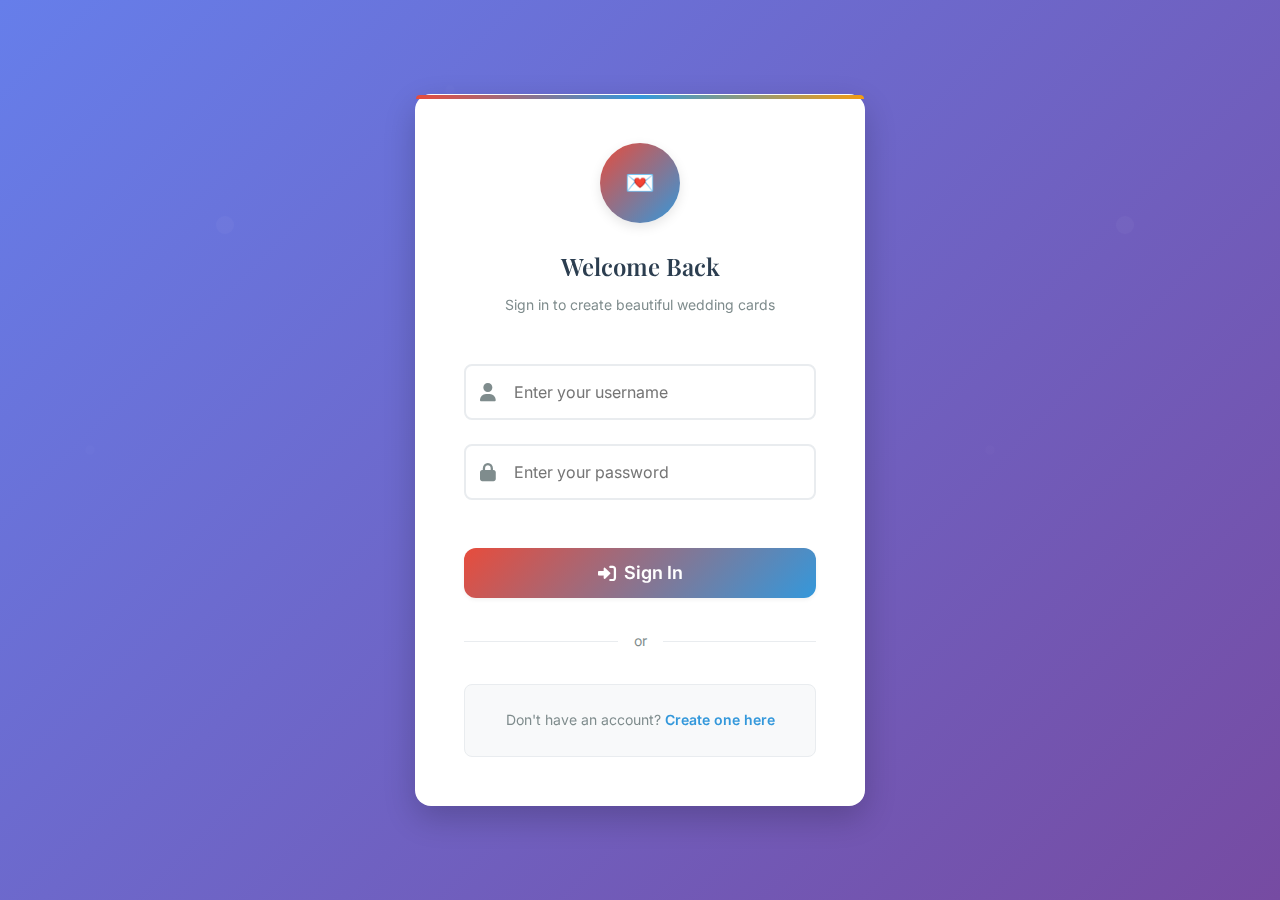
<file: frontend/index.html>
<!DOCTYPE html>
<html lang="en">

<head>
    <meta charset="UTF-8">
    <meta name="viewport" content="width=device-width, initial-scale=1.0">
    <title>Digital Audio Wedding Cards - Login</title>
    <link rel="stylesheet" href="css/styles.css">
    <link rel="stylesheet" href="css/login.css">
    <link rel="stylesheet" href="https://cdnjs.cloudflare.com/ajax/libs/font-awesome/6.0.0/css/all.min.css">
</head>

<body>
    <div class="login-container">
        <div class="login-form">
            <div class="login-header">
                <div class="logo">💌</div>
                <h2>Welcome Back</h2>
                <p class="login-subtitle">Sign in to create beautiful wedding cards</p>
            </div>

            <div id="loginError" class="login-error" style="display: none;"></div>
            <div id="loginSuccess" class="login-success" style="display: none;"></div>

            <form id="loginForm">
                <div class="input-group">
                    <input type="text" id="username" placeholder="Enter your username" required>
                    <i class="fas fa-user input-icon"></i>
                </div>

                <div class="input-group">
                    <input type="password" id="password" placeholder="Enter your password" required>
                    <i class="fas fa-lock input-icon"></i>
                </div>

                <button type="submit" id="loginBtn">
                    <i class="fas fa-sign-in-alt"></i>
                    Sign In
                </button>
            </form>

            <div class="login-divider">
                <span>or</span>
            </div>

            <div class="register-link">
                <p>Don't have an account? <a href="#" id="registerLink">Create one here</a></p>
            </div>
        </div>
    </div>

    <script src="js/utils.js"></script>
    <script src="js/auth.js"></script>
</body>

</html>
</file>
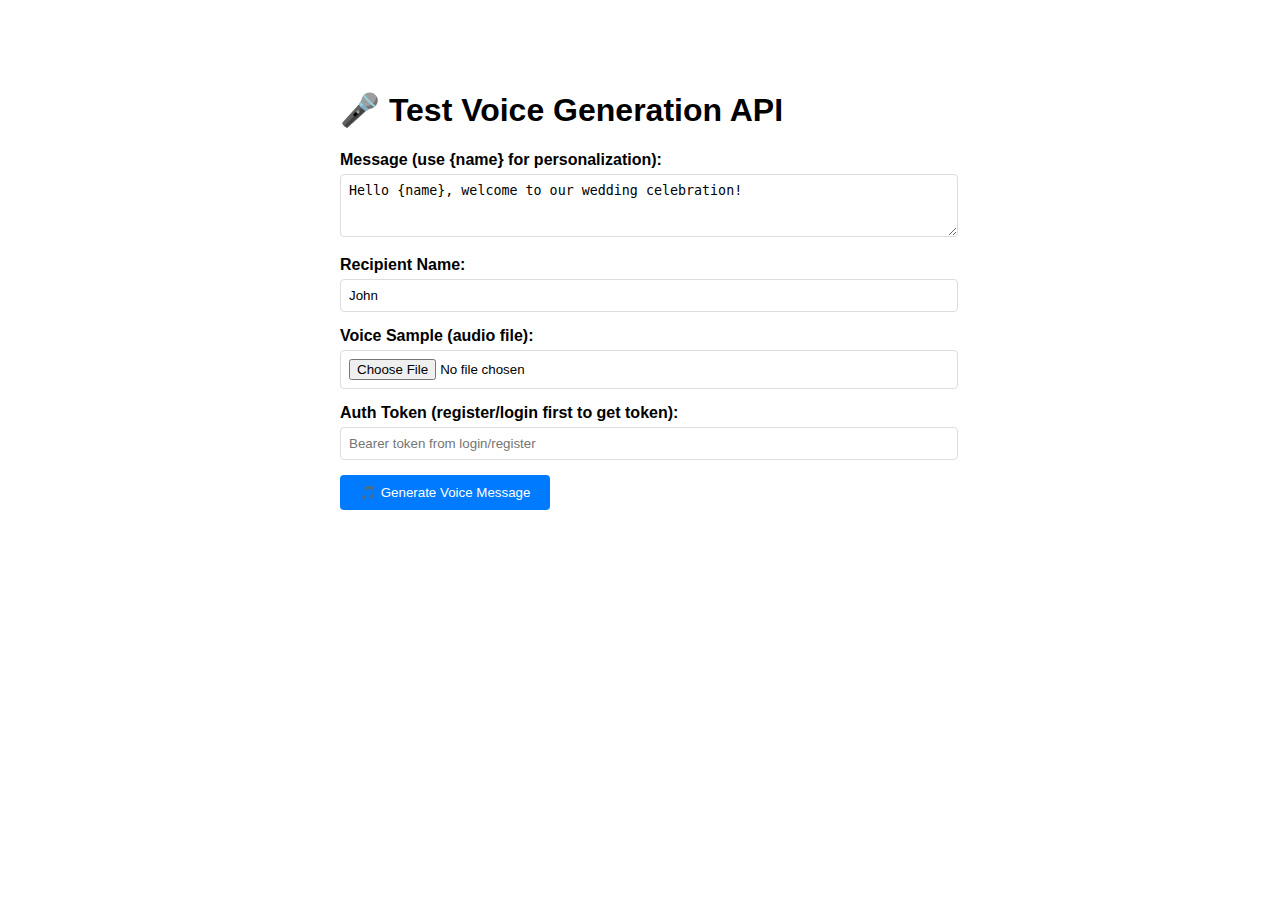
<file: test_voice_api.html>
<!DOCTYPE html>
<html lang="en">

<head>
    <meta charset="UTF-8">
    <meta name="viewport" content="width=device-width, initial-scale=1.0">
    <title>Test Voice API</title>
    <style>
        body {
            font-family: Arial, sans-serif;
            max-width: 600px;
            margin: 50px auto;
            padding: 20px;
        }

        .form-group {
            margin-bottom: 15px;
        }

        label {
            display: block;
            margin-bottom: 5px;
            font-weight: bold;
        }

        input,
        textarea {
            width: 100%;
            padding: 8px;
            border: 1px solid #ddd;
            border-radius: 4px;
        }

        button {
            background: #007bff;
            color: white;
            padding: 10px 20px;
            border: none;
            border-radius: 4px;
            cursor: pointer;
        }

        button:hover {
            background: #0056b3;
        }

        .result {
            margin-top: 20px;
            padding: 15px;
            background: #f8f9fa;
            border-radius: 4px;
        }

        .error {
            background: #f8d7da;
            color: #721c24;
        }

        .success {
            background: #d4edda;
            color: #155724;
        }
    </style>
</head>

<body>
    <h1>🎤 Test Voice Generation API</h1>

    <form id="voiceForm">
        <div class="form-group">
            <label for="message">Message (use {name} for personalization):</label>
            <textarea id="message" rows="3"
                placeholder="Hello {name}, welcome to our wedding celebration!">Hello {name}, welcome to our wedding celebration!</textarea>
        </div>

        <div class="form-group">
            <label for="recipientName">Recipient Name:</label>
            <input type="text" id="recipientName" placeholder="John" value="John">
        </div>

        <div class="form-group">
            <label for="voiceFile">Voice Sample (audio file):</label>
            <input type="file" id="voiceFile" accept="audio/*" required>
        </div>

        <div class="form-group">
            <label for="token">Auth Token (register/login first to get token):</label>
            <input type="text" id="token" placeholder="Bearer token from login/register">
        </div>

        <button type="submit">🎵 Generate Voice Message</button>
    </form>

    <div id="result"></div>

    <script>
        document.getElementById('voiceForm').addEventListener('submit', async (e) => {
            e.preventDefault();

            const resultDiv = document.getElementById('result');
            resultDiv.innerHTML = '<p>⏳ Generating voice message...</p>';

            const formData = new FormData();
            formData.append('message', document.getElementById('message').value);
            formData.append('recipient_name', document.getElementById('recipientName').value);
            formData.append('voice_sample', document.getElementById('voiceFile').files[0]);

            const token = document.getElementById('token').value;

            try {
                const response = await fetch('http://localhost:8000/voice/generate', {
                    method: 'POST',
                    headers: {
                        'Authorization': `Bearer ${token}`
                    },
                    body: formData
                });

                const data = await response.json();

                if (response.ok) {
                    resultDiv.innerHTML = `
                        <div class="result success">
                            <h3>✅ Success!</h3>
                            <p><strong>Message:</strong> ${data.message}</p>
                            <p><strong>Audio Path:</strong> ${data.audio_path}</p>
                            <p><strong>Recipient:</strong> ${data.recipient_name}</p>
                            <audio controls>
                                <source src="http://localhost:8000/${data.audio_path}" type="audio/mpeg">
                                Your browser does not support the audio element.
                            </audio>
                        </div>
                    `;
                } else {
                    resultDiv.innerHTML = `
                        <div class="result error">
                            <h3>❌ Error</h3>
                            <p>${data.detail || 'Unknown error occurred'}</p>
                        </div>
                    `;
                }
            } catch (error) {
                resultDiv.innerHTML = `
                    <div class="result error">
                        <h3>❌ Network Error</h3>
                        <p>${error.message}</p>
                    </div>
                `;
            }
        });
    </script>
</body>

</html>
</file>
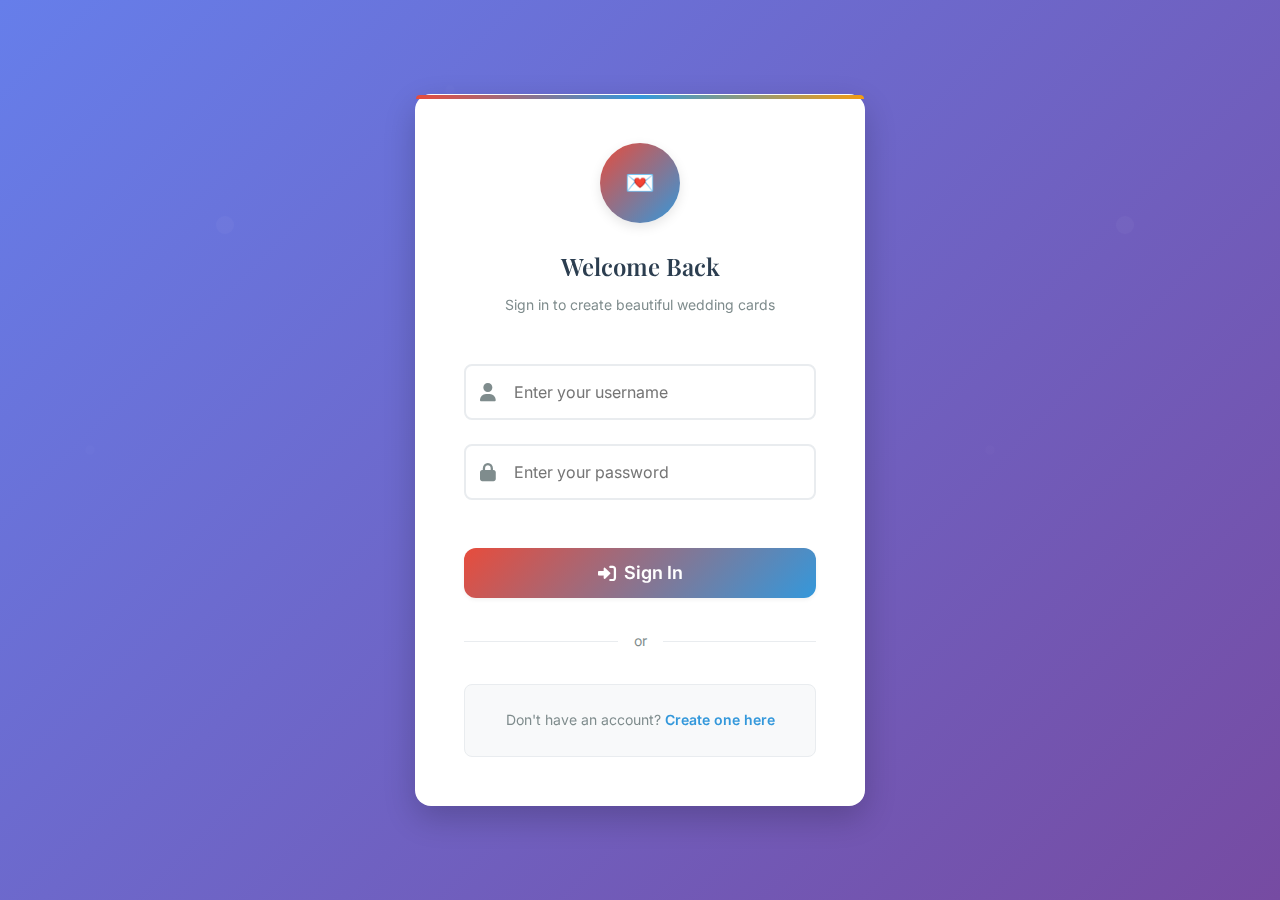
<file: frontend/analytics.html>
<!DOCTYPE html>
<html lang="en">
<head>
    <meta charset="UTF-8">
    <meta name="viewport" content="width=device-width, initial-scale=1.0">
    <title>Analytics - Digital Audio Wedding Cards</title>
    <link rel="stylesheet" href="css/styles.css">
    <link rel="stylesheet" href="css/dashboard.css">
    <link rel="stylesheet" href="https://cdnjs.cloudflare.com/ajax/libs/font-awesome/6.0.0/css/all.min.css">
</head>
<body>
    <div class="container">
        <header class="dashboard-header">
            <div class="header-content">
                <div class="user-welcome">
                    <h1>
                        <i class="fas fa-chart-line"></i>
                        Card Analytics
                    </h1>
                    <p class="user-greeting">Track your wedding card performance and engagement</p>
                </div>
                <div class="header-actions">
                    <button id="refreshAnalytics" class="btn btn-secondary" title="Refresh analytics">
                        <i class="fas fa-sync-alt refresh-icon"></i>
                        Refresh Data
                    </button>
                    <button id="exportData" class="btn btn-info" title="Export analytics data">
                        <i class="fas fa-download"></i>
                        Export
                    </button>
                </div>
            </div>
            <nav class="main-nav">
                <a href="dashboard.html" class="nav-link">
                    <i class="fas fa-home nav-icon"></i>
                    Dashboard
                </a>
                <a href="create-card.html" class="nav-link">
                    <i class="fas fa-plus nav-icon"></i>
                    Create Card
                </a>
                <a href="analytics.html" class="nav-link active">
                    <i class="fas fa-chart-bar nav-icon"></i>
                    Analytics
                </a>
                <a href="#" id="logoutBtn" class="nav-link logout-link">
                    <i class="fas fa-sign-out-alt nav-icon"></i>
                    Logout
                </a>
            </nav>
        </header>
        <main>
            <!-- Loading State -->
            <div id="analyticsLoading" class="analytics-loading" style="display: none;">
                <div class="loading-content">
                    <div class="spinner"></div>
                    <h3>Loading Analytics</h3>
                    <p>Gathering your card performance data...</p>
                </div>
            </div>
            
            <!-- Error State -->
            <div id="analyticsError" class="analytics-error" style="display: none;">
                <div class="error-content">
                    <i class="fas fa-exclamation-triangle error-icon"></i>
                    <h3>Unable to Load Analytics</h3>
                    <p id="analyticsErrorMessage">There was an error loading your analytics data.</p>
                    <button onclick="loadAnalytics()" class="btn btn-primary">
                        <i class="fas fa-redo"></i>
                        Try Again
                    </button>
                </div>
            </div>
            
            <!-- Analytics Content -->
            <div id="analyticsData" class="analytics-content">
                <!-- Analytics will be loaded here -->
            </div>
            
            <!-- Empty State -->
            <div id="analyticsEmpty" class="analytics-empty" style="display: none;">
                <div class="empty-content">
                    <i class="fas fa-chart-line empty-icon"></i>
                    <h3>No Analytics Data Yet</h3>
                    <p>Create your first wedding card to start tracking analytics!</p>
                    <a href="create-card.html" class="btn btn-primary">
                        <i class="fas fa-plus"></i>
                        Create Your First Card
                    </a>
                </div>
            </div>
        </main>
    </div>
    
    <!-- Notification container -->
    <div id="notificationContainer" class="notification-container"></div>
    
    <script src="js/utils.js"></script>
    <script src="js/auth.js"></script>
    <script src="js/analytics.js"></script>
</body>
</html>
</file>
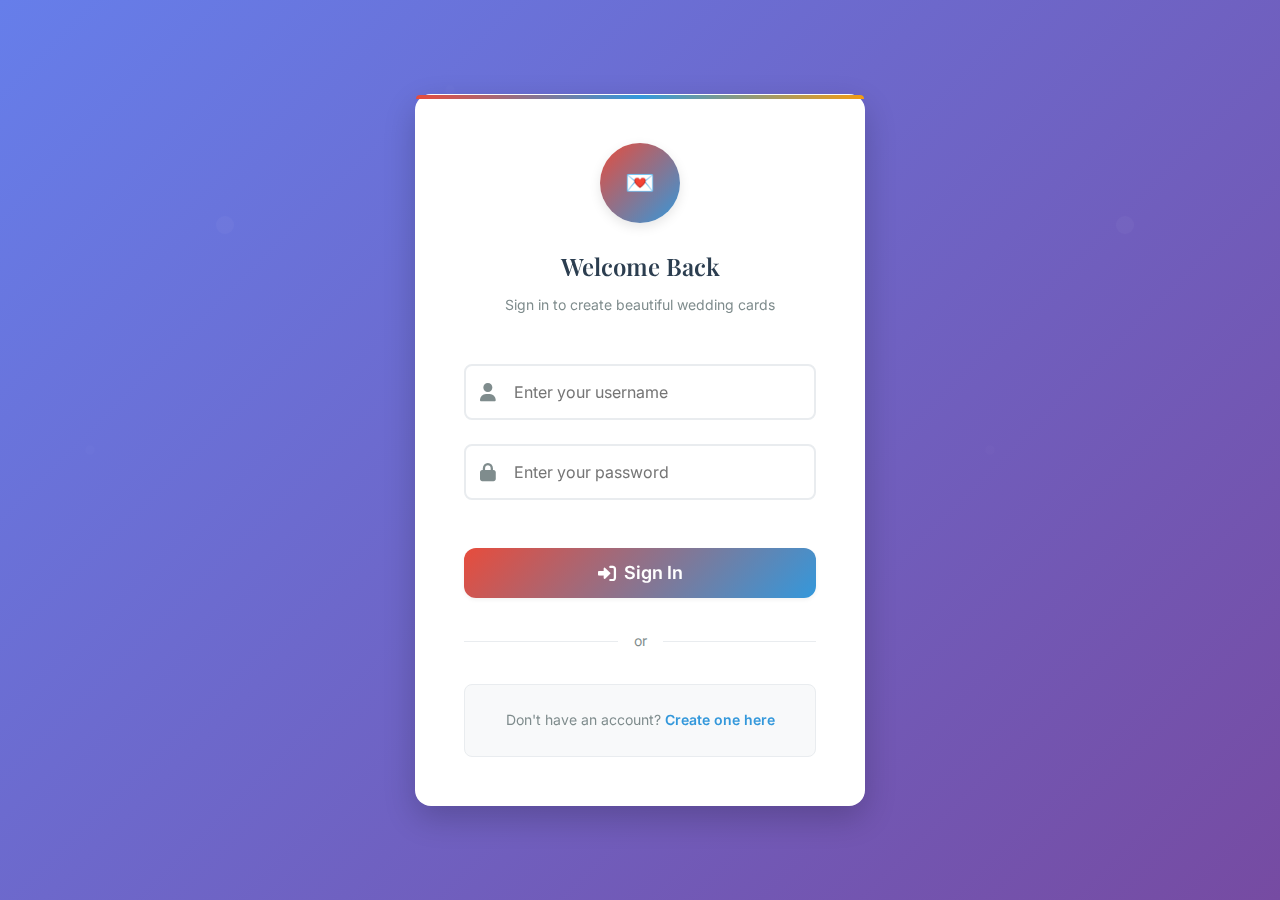
<file: frontend/create-card.html>
<!DOCTYPE html>
<html lang="en">
<head>
    <meta charset="UTF-8">
    <meta name="viewport" content="width=device-width, initial-scale=1.0">
    <title>Create Card - Digital Audio Wedding Cards</title>
    <link rel="stylesheet" href="css/styles.css">
    <link rel="stylesheet" href="css/dashboard.css">
    <link rel="stylesheet" href="css/card.css">
    <link rel="stylesheet" href="https://cdnjs.cloudflare.com/ajax/libs/font-awesome/6.0.0/css/all.min.css">
</head>
<body>
    <div class="container">
        <header class="dashboard-header">
            <div class="header-content">
                <div class="user-welcome">
                    <h1>Create Wedding Card</h1>
                    <p class="user-greeting">Design your personalized wedding invitation</p>
                </div>
            </div>
            <nav class="main-nav">
                <a href="dashboard.html" class="nav-link">
                    <span class="nav-icon">🏠</span>
                    Dashboard
                </a>
                <a href="create-card.html" class="nav-link active">
                    <span class="nav-icon">➕</span>
                    Create Card
                </a>
                <a href="analytics.html" class="nav-link">
                    <span class="nav-icon">📊</span>
                    Analytics
                </a>
                <a href="#" id="logoutBtn" class="nav-link logout-link">
                    <span class="nav-icon">🚪</span>
                    Logout
                </a>
            </nav>
        </header>
        <main>
            <form id="cardForm">
                <div class="form-header">
                    <h1>Create Your Wedding Card</h1>
                    <p>Design a personalized audio invitation for your special day</p>
                </div>

                <div class="form-group">
                    <label for="message">
                        <i class="fas fa-heart"></i>
                        Wedding Message
                    </label>
                    <textarea id="message" placeholder="Enter your personalized wedding message. Use {name} where you want the recipient's name to appear..." required minlength="10" maxlength="1000"></textarea>
                    <small class="help-text">💡 Tip: Use {name} in your message to personalize it for each recipient</small>
                    <div class="error-message" id="messageError"></div>
                </div>
                
                <div class="form-group">
                    <label>
                        <i class="fas fa-microphone"></i>
                        Voice Recording
                    </label>
                    <div class="recording-section" id="recordingSection">
                        <div class="recording-controls">
                            <button type="button" id="recordBtn" class="record-button">
                                <i class="fas fa-microphone record-icon"></i>
                                <span class="record-text">Start Recording</span>
                            </button>
                            <div class="recording-status" id="recordingStatus">
                                <div class="status-icon"></div>
                                <span>Ready to record</span>
                                <span class="recording-timer" id="recordingTimer" style="display: none;">00:00</span>
                            </div>
                        </div>
                        <div class="recording-instructions" id="recordingInstructions">
                            Click the microphone button and speak clearly for 10-30 seconds
                        </div>
                        <div class="audio-preview-container" id="audioPreviewContainer" style="display: none;">
                            <div class="audio-preview-label">
                                <i class="fas fa-volume-up icon"></i>
                                <span>Your Voice Sample</span>
                            </div>
                            <audio id="audioPreview" controls></audio>
                        </div>
                    </div>
                    <small class="help-text">🎵 Record a clear voice sample for AI voice generation</small>
                    <div class="error-message" id="voiceError"></div>
                </div>

                <div class="form-actions">
                    <button type="submit" id="submitBtn" disabled>
                        <i class="fas fa-magic"></i>
                        <span class="submit-text">Create Card</span>
                        <div class="loading-spinner">
                            <div class="spinner-sm"></div>
                            <span>Creating...</span>
                        </div>
                    </button>
                </div>
            </form>

            <!-- Success Modal -->
            <div id="successModal" class="modal" style="display: none;">
                <div class="modal-content">
                    <button class="modal-close" onclick="closeModal()">&times;</button>
                    <div class="modal-header">
                        <h2>
                            <span class="success-icon">🎉</span>
                            Card Created Successfully!
                        </h2>
                        <p class="modal-subtitle">Your beautiful wedding card is ready to share</p>
                    </div>
                    <div id="cardPreview">
                        <div class="preview-section">
                            <div class="preview-label">
                                <i class="fas fa-heart"></i>
                                <strong>Your Message:</strong>
                            </div>
                            <div id="previewMessage"></div>
                        </div>
                        <div id="qrCodeContainer">
                            <div class="preview-label">
                                <i class="fas fa-qrcode"></i>
                                <strong>QR Code:</strong>
                            </div>
                            <div class="qr-code-wrapper">
                                <img id="qrCodeImage" alt="QR Code" />
                            </div>
                            <div class="qr-instructions">
                                <i class="fas fa-share-alt"></i>
                                Share this QR code with your wedding guests to let them experience your personalized message!
                            </div>
                        </div>
                    </div>
                    <div class="modal-actions">
                        <button class="btn btn-primary" onclick="downloadQRCode()">
                            <i class="fas fa-download"></i>
                            Download QR Code
                        </button>
                        <button class="btn btn-secondary" onclick="goToDashboard()">
                            <i class="fas fa-home"></i>
                            Go to Dashboard
                        </button>
                    </div>
                </div>
            </div>

            <!-- Loading Overlay -->
            <div id="loadingOverlay" class="loading-overlay" style="display: none;">
                <div class="loading-content">
                    <div class="spinner"></div>
                    <h3>Creating Your Wedding Card</h3>
                    <p>Please wait while we work our magic...</p>
                    <div class="progress-container">
                        <div class="progress-text">Generating AI voice and QR code</div>
                        <div class="progress-bar">
                            <div class="progress-fill"></div>
                        </div>
                    </div>
                    <small>This may take a few moments while we generate your AI voice</small>
                </div>
            </div>
        </main>
    </div>
    <script src="js/utils.js"></script>
    <script src="js/auth.js"></script>
    <script src="js/card-creator.js"></script>
</body>
</html>
</file>
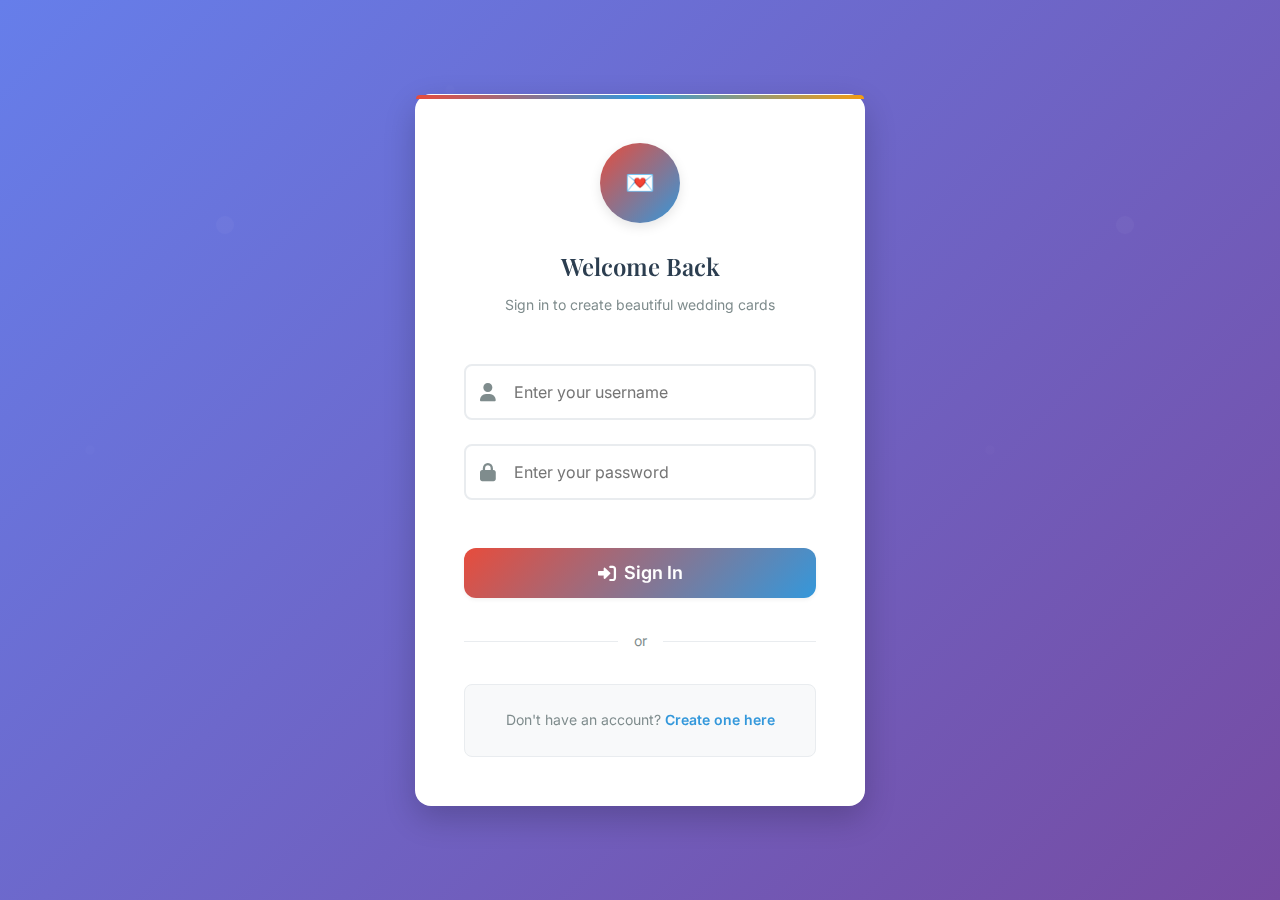
<file: frontend/dashboard.html>
<!DOCTYPE html>
<html lang="en">
<head>
    <meta charset="UTF-8">
    <meta name="viewport" content="width=device-width, initial-scale=1.0">
    <title>Dashboard - Digital Audio Wedding Cards</title>
    <link rel="stylesheet" href="css/styles.css">
    <link rel="stylesheet" href="css/dashboard.css">
    <link rel="stylesheet" href="https://cdnjs.cloudflare.com/ajax/libs/font-awesome/6.0.0/css/all.min.css">
</head>
<body>
    <div class="container">
        <header class="dashboard-header">
            <div class="header-content">
                <div class="user-welcome">
                    <h1>Your Wedding Cards</h1>
                    <p id="userInfo" class="user-greeting">Welcome back!</p>
                </div>
                <div class="header-actions">
                    <button id="refreshBtn" class="btn btn-secondary" title="Refresh cards">
                        <i class="fas fa-sync-alt refresh-icon"></i>
                        Refresh
                    </button>
                </div>
            </div>
            <nav class="main-nav">
                <a href="dashboard.html" class="nav-link active">
                    <i class="fas fa-home nav-icon"></i>
                    Dashboard
                </a>
                <a href="create-card.html" class="nav-link">
                    <i class="fas fa-plus nav-icon"></i>
                    Create Card
                </a>
                <a href="#" id="logoutBtn" class="nav-link logout-link">
                    <i class="fas fa-sign-out-alt nav-icon"></i>
                    Logout
                </a>
            </nav>
        </header>
        <main>
            <div class="dashboard-content">
                <div class="dashboard-summary">
                    <div class="summary-card">
                        <div class="summary-icon">
                            <i class="fas fa-envelope-heart"></i>
                        </div>
                        <div class="summary-info">
                            <h3 id="totalCards">0</h3>
                            <p>Total Cards</p>
                        </div>
                    </div>
                    <div class="summary-card">
                        <div class="summary-icon">
                            <i class="fas fa-eye"></i>
                        </div>
                        <div class="summary-info">
                            <h3 id="totalViews">0</h3>
                            <p>Total Views</p>
                        </div>
                    </div>
                    <div class="summary-card">
                        <div class="summary-icon">
                            <i class="fas fa-users"></i>
                        </div>
                        <div class="summary-info">
                            <h3 id="uniqueViewers">0</h3>
                            <p>Unique Viewers</p>
                        </div>
                    </div>
                </div>
                
                <div class="cards-section">
                    <div class="section-header">
                        <h2>Your Cards</h2>
                        <a href="create-card.html" class="btn btn-primary">
                            <i class="fas fa-plus nav-icon"></i>
                            Create New Card
                        </a>
                    </div>
                    <div id="cardsList" class="cards-grid">
                        <!-- Cards will be loaded here -->
                    </div>
                </div>
            </div>
        </main>
    </div>

    <!-- Notification container -->
    <div id="notificationContainer" class="notification-container"></div>

    <script src="js/utils.js"></script>
    <script src="js/auth.js"></script>
    <script src="js/dashboard.js"></script>
</body>
</html>
</file>
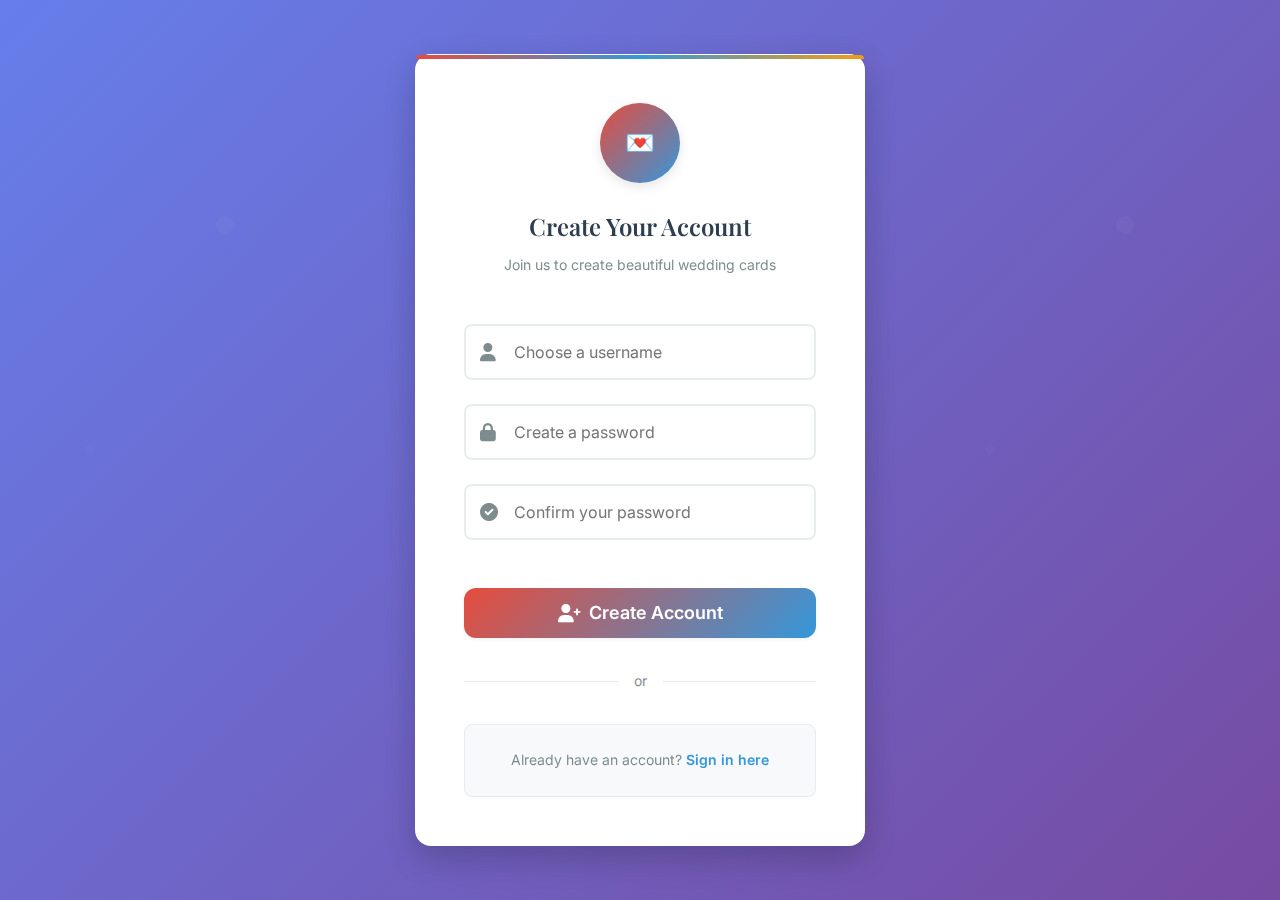
<file: frontend/register.html>
<!DOCTYPE html>
<html lang="en">

<head>
    <meta charset="UTF-8">
    <meta name="viewport" content="width=device-width, initial-scale=1.0">
    <title>Digital Audio Wedding Cards - Register</title>
    <link rel="stylesheet" href="css/styles.css">
    <link rel="stylesheet" href="css/login.css">
    <link rel="stylesheet" href="https://cdnjs.cloudflare.com/ajax/libs/font-awesome/6.0.0/css/all.min.css">
</head>

<body>
    <div class="login-container">
        <div class="login-form register-form">
            <div class="login-header">
                <div class="logo">💌</div>
                <h2>Create Your Account</h2>
                <p class="login-subtitle">Join us to create beautiful wedding cards</p>
            </div>
            
            <div id="registerError" class="login-error" style="display: none;"></div>
            <div id="registerSuccess" class="login-success" style="display: none;"></div>
            
            <form id="registerForm">
                <div class="input-group">
                    <input type="text" id="regUsername" placeholder="Choose a username" required>
                    <i class="fas fa-user input-icon"></i>
                </div>
                
                <div class="input-group">
                    <input type="password" id="regPassword" placeholder="Create a password" required>
                    <i class="fas fa-lock input-icon"></i>
                </div>
                
                <div class="input-group">
                    <input type="password" id="confirmPassword" placeholder="Confirm your password" required>
                    <i class="fas fa-check-circle input-icon"></i>
                </div>
                
                <button type="submit" id="registerBtn">
                    <i class="fas fa-user-plus"></i>
                    Create Account
                </button>
            </form>
            
            <div class="login-divider">
                <span>or</span>
            </div>
            
            <div class="register-link">
                <p>Already have an account? <a href="#" id="loginLink">Sign in here</a></p>
            </div>
        </div>
    </div>
    
    <script src="js/utils.js"></script>
    <script src="js/auth.js"></script>
</body>

</html>
</file>
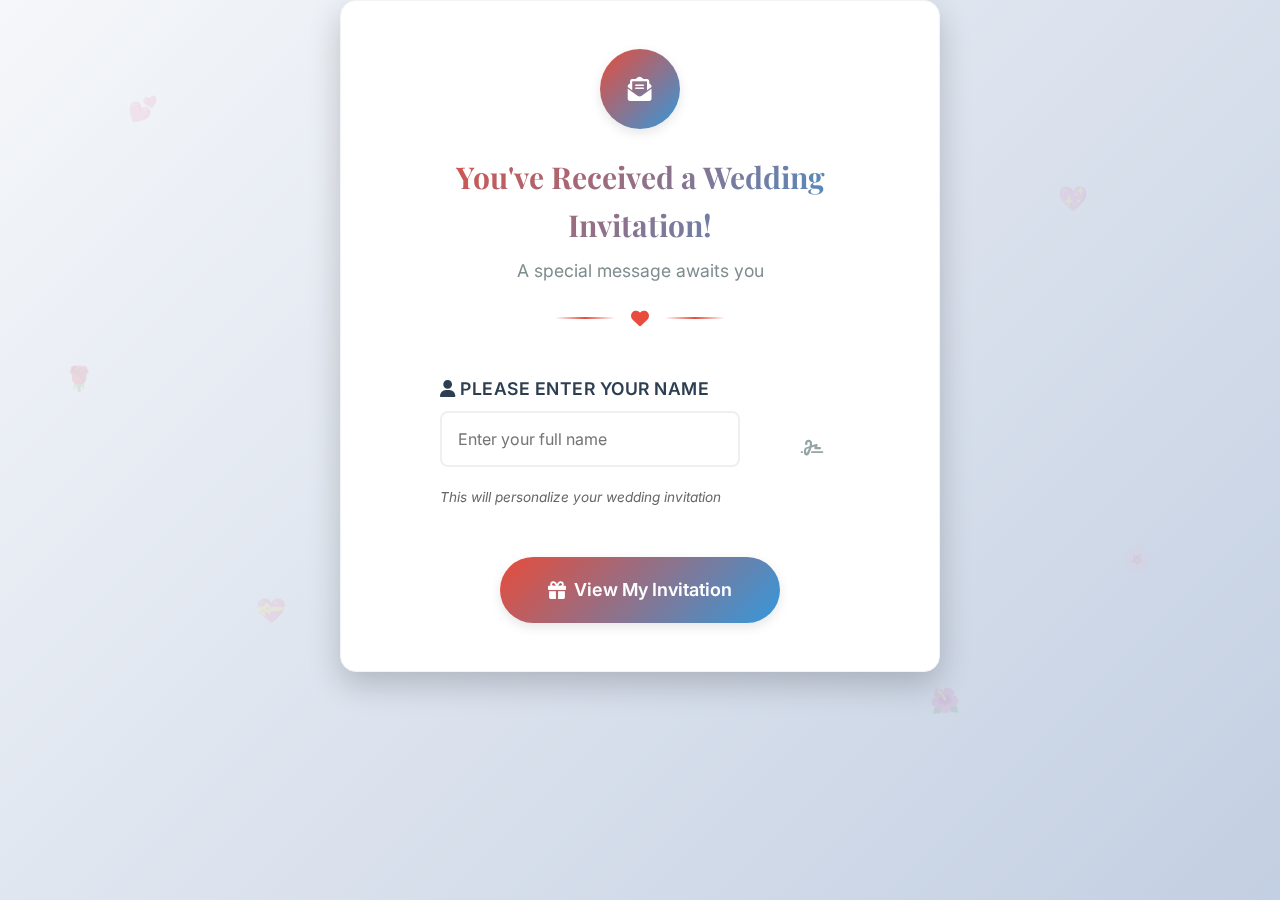
<file: frontend/view-card.html>
<!DOCTYPE html>
<html lang="en">
<head>
    <meta charset="UTF-8">
    <meta name="viewport" content="width=device-width, initial-scale=1.0">
    <title>Wedding Card - Digital Audio Wedding Cards</title>
    <link rel="stylesheet" href="css/styles.css">
    <link rel="stylesheet" href="css/card.css">
    <link rel="stylesheet" href="https://cdnjs.cloudflare.com/ajax/libs/font-awesome/6.0.0/css/all.min.css">
</head>
<body>
    <div class="wedding-card-container">
        <div class="decorative-elements">
            <div class="heart heart-1">💕</div>
            <div class="heart heart-2">💖</div>
            <div class="heart heart-3">💝</div>
            <div class="flower flower-1">🌸</div>
            <div class="flower flower-2">🌺</div>
            <div class="flower flower-3">🌹</div>
        </div>
        
        <main>
            <div id="nameInput" class="card-section name-input-section">
                <div class="invitation-header">
                    <div class="invitation-icon">
                        <i class="fas fa-envelope-open-text"></i>
                    </div>
                    <h1>You've Received a Wedding Invitation!</h1>
                    <p class="invitation-subtitle">A special message awaits you</p>
                    <div class="invitation-decoration">
                        <span class="decoration-line"></span>
                        <i class="fas fa-heart decoration-heart"></i>
                        <span class="decoration-line"></span>
                    </div>
                </div>
                
                <form id="nameForm" class="name-form">
                    <div class="form-group">
                        <label for="recipientName">
                            <i class="fas fa-user"></i>
                            Please enter your name
                        </label>
                        <div class="input-wrapper">
                            <input type="text" id="recipientName" placeholder="Enter your full name" required>
                            <i class="fas fa-signature input-decoration"></i>
                        </div>
                        <small class="help-text">This will personalize your wedding invitation</small>
                    </div>
                    <button type="submit" class="view-card-btn">
                        <i class="fas fa-gift"></i>
                        <span>View My Invitation</span>
                        <div class="btn-shimmer"></div>
                    </button>
                </form>
            </div>
            
            <div id="cardDisplay" class="card-section card-display-section" style="display: none;">
                <div class="card-content">
                    <div class="card-header-decoration">
                        <div class="decoration-border"></div>
                        <div class="wedding-rings">💍</div>
                        <div class="decoration-border"></div>
                    </div>
                    
                    <h1 class="card-title">
                        <span class="title-decoration">✨</span>
                        Wedding Invitation
                        <span class="title-decoration">✨</span>
                    </h1>
                    
                    <div id="personalizedMessage" class="personalized-message">
                        <div class="message-decoration">
                            <i class="fas fa-quote-left quote-left"></i>
                            <div class="message-content"></div>
                            <i class="fas fa-quote-right quote-right"></i>
                        </div>
                    </div>
                    
                    <div class="audio-section">
                        <div class="audio-header">
                            <i class="fas fa-music audio-icon"></i>
                            <h3 class="audio-label">Personal Message for You</h3>
                        </div>
                        <div class="audio-player-wrapper">
                            <audio id="audioMessage" controls preload="metadata">
                                Your browser does not support the audio element.
                            </audio>
                            <div class="audio-visualizer">
                                <div class="bar"></div>
                                <div class="bar"></div>
                                <div class="bar"></div>
                                <div class="bar"></div>
                                <div class="bar"></div>
                            </div>
                        </div>
                        <p class="audio-instructions">
                            <i class="fas fa-volume-up"></i>
                            Click play to hear your personalized message
                        </p>
                    </div>
                    
                    <div class="card-footer">
                        <div class="footer-decoration">
                            <span class="decoration-line"></span>
                            <i class="fas fa-heart decoration-heart"></i>
                            <span class="decoration-line"></span>
                        </div>
                        <p class="footer-message">With love and best wishes</p>
                    </div>
                </div>
            </div>
            
            <!-- Loading State -->
            <div id="loadingCard" class="loading-card" style="display: none;">
                <div class="loading-content">
                    <div class="spinner"></div>
                    <h3>Preparing Your Invitation</h3>
                    <p>Creating your personalized message...</p>
                </div>
            </div>
            
            <!-- Error State -->
            <div id="errorCard" class="error-card" style="display: none;">
                <div class="error-content">
                    <i class="fas fa-exclamation-triangle error-icon"></i>
                    <h3>Oops! Something went wrong</h3>
                    <p id="errorMessage">We couldn't load your invitation. Please try again.</p>
                    <button onclick="location.reload()" class="btn btn-primary">
                        <i class="fas fa-redo"></i>
                        Try Again
                    </button>
                </div>
            </div>
        </main>
    </div>
    
    <script src="js/utils.js"></script>
    <script src="js/card-viewer.js"></script>
</body>
</html>
</file>
<file: frontend/css/styles.css>
/* Global styles for Digital Audio Wedding Cards */
@import url('https://fonts.googleapis.com/css2?family=Inter:wght@300;400;500;600;700&family=Playfair+Display:wght@400;500;600;700&display=swap');

* {
    margin: 0;
    padding: 0;
    box-sizing: border-box;
}

:root {
    /* Color Palette */
    --primary-color: #e74c3c;
    --primary-dark: #c0392b;
    --primary-light: #fadbd8;
    --secondary-color: #3498db;
    --secondary-dark: #2980b9;
    --secondary-light: #d6eaf8;
    --accent-color: #f39c12;
    --accent-dark: #e67e22;
    --success-color: #27ae60;
    --success-dark: #229954;
    --warning-color: #f39c12;
    --danger-color: #e74c3c;
    --info-color: #17a2b8;
    
    /* Neutral Colors */
    --text-primary: #2c3e50;
    --text-secondary: #7f8c8d;
    --text-light: #95a5a6;
    --background-primary: #ffffff;
    --background-secondary: #f8f9fa;
    --background-tertiary: #ecf0f1;
    --border-color: #e9ecef;
    --border-light: #f1f3f4;
    
    /* Shadows */
    --shadow-sm: 0 2px 4px rgba(0,0,0,0.05);
    --shadow-md: 0 4px 12px rgba(0,0,0,0.1);
    --shadow-lg: 0 8px 24px rgba(0,0,0,0.15);
    --shadow-xl: 0 12px 32px rgba(0,0,0,0.2);
    
    /* Border Radius */
    --radius-sm: 6px;
    --radius-md: 8px;
    --radius-lg: 12px;
    --radius-xl: 16px;
    --radius-full: 50px;
    
    /* Spacing */
    --space-xs: 0.25rem;
    --space-sm: 0.5rem;
    --space-md: 1rem;
    --space-lg: 1.5rem;
    --space-xl: 2rem;
    --space-2xl: 3rem;
    
    /* Typography */
    --font-family-primary: 'Inter', -apple-system, BlinkMacSystemFont, 'Segoe UI', Roboto, sans-serif;
    --font-family-display: 'Playfair Display', Georgia, serif;
    --font-size-xs: 0.75rem;
    --font-size-sm: 0.875rem;
    --font-size-base: 1rem;
    --font-size-lg: 1.125rem;
    --font-size-xl: 1.25rem;
    --font-size-2xl: 1.5rem;
    --font-size-3xl: 1.875rem;
    --font-size-4xl: 2.25rem;
    
    /* Transitions */
    --transition-fast: 0.15s ease-out;
    --transition-base: 0.3s ease-out;
    --transition-slow: 0.5s ease-out;
}

body {
    font-family: var(--font-family-primary);
    line-height: 1.6;
    color: var(--text-primary);
    background: linear-gradient(135deg, #f5f7fa 0%, #c3cfe2 100%);
    min-height: 100vh;
    font-size: var(--font-size-base);
    -webkit-font-smoothing: antialiased;
    -moz-osx-font-smoothing: grayscale;
}

.container {
    max-width: 1200px;
    margin: 0 auto;
    padding: var(--space-xl);
}

/* Enhanced Header Styles */
header {
    background: var(--background-primary);
    padding: var(--space-xl);
    margin-bottom: var(--space-2xl);
    border-radius: var(--radius-lg);
    box-shadow: var(--shadow-md);
    backdrop-filter: blur(10px);
    border: 1px solid var(--border-light);
}

header h1 {
    color: var(--text-primary);
    margin-bottom: var(--space-lg);
    font-family: var(--font-family-display);
    font-weight: 600;
    font-size: var(--font-size-3xl);
    background: linear-gradient(135deg, var(--primary-color), var(--secondary-color));
    -webkit-background-clip: text;
    -webkit-text-fill-color: transparent;
    background-clip: text;
}

nav {
    display: flex;
    gap: var(--space-md);
    flex-wrap: wrap;
}

nav a {
    color: var(--secondary-color);
    text-decoration: none;
    padding: var(--space-sm) var(--space-md);
    border-radius: var(--radius-md);
    transition: all var(--transition-base);
    font-weight: 500;
    position: relative;
    overflow: hidden;
}

nav a::before {
    content: '';
    position: absolute;
    top: 0;
    left: -100%;
    width: 100%;
    height: 100%;
    background: linear-gradient(90deg, transparent, rgba(52, 152, 219, 0.1), transparent);
    transition: left var(--transition-base);
}

nav a:hover::before {
    left: 100%;
}

nav a:hover {
    background-color: var(--secondary-light);
    transform: translateY(-2px);
    box-shadow: var(--shadow-sm);
}

/* Enhanced Button Styles */
button, .btn {
    background: var(--secondary-color);
    color: white;
    border: none;
    padding: var(--space-sm) var(--space-lg);
    border-radius: var(--radius-md);
    cursor: pointer;
    font-size: var(--font-size-base);
    font-family: var(--font-family-primary);
    font-weight: 500;
    transition: all var(--transition-base);
    text-decoration: none;
    display: inline-flex;
    align-items: center;
    justify-content: center;
    gap: var(--space-sm);
    line-height: 1;
    position: relative;
    overflow: hidden;
    box-shadow: var(--shadow-sm);
}

button::before, .btn::before {
    content: '';
    position: absolute;
    top: 0;
    left: -100%;
    width: 100%;
    height: 100%;
    background: linear-gradient(90deg, transparent, rgba(255,255,255,0.2), transparent);
    transition: left var(--transition-base);
}

button:hover::before, .btn:hover::before {
    left: 100%;
}

button:hover, .btn:hover {
    background: var(--secondary-dark);
    transform: translateY(-2px);
    box-shadow: var(--shadow-md);
}

button:active, .btn:active {
    transform: translateY(0);
    box-shadow: var(--shadow-sm);
}

button:disabled, .btn:disabled {
    background: var(--text-light);
    cursor: not-allowed;
    transform: none;
    box-shadow: none;
    opacity: 0.6;
}

button:disabled::before, .btn:disabled::before {
    display: none;
}

/* Button Variants */
.btn-primary {
    background: linear-gradient(135deg, var(--primary-color), var(--primary-dark));
}

.btn-primary:hover {
    background: linear-gradient(135deg, var(--primary-dark), #a93226);
}

.btn-secondary {
    background: var(--text-secondary);
    color: white;
}

.btn-secondary:hover {
    background: var(--text-primary);
}

.btn-success {
    background: linear-gradient(135deg, var(--success-color), var(--success-dark));
}

.btn-success:hover {
    background: linear-gradient(135deg, var(--success-dark), #1e8449);
}

.btn-warning {
    background: linear-gradient(135deg, var(--warning-color), var(--accent-dark));
}

.btn-warning:hover {
    background: linear-gradient(135deg, var(--accent-dark), #d68910);
}

.btn-danger {
    background: linear-gradient(135deg, var(--danger-color), var(--primary-dark));
}

.btn-danger:hover {
    background: linear-gradient(135deg, var(--primary-dark), #a93226);
}

.btn-info {
    background: linear-gradient(135deg, var(--info-color), #138496);
}

.btn-info:hover {
    background: linear-gradient(135deg, #138496, #117a8b);
}

/* Button Sizes */
.btn-sm {
    padding: var(--space-xs) var(--space-md);
    font-size: var(--font-size-sm);
}

.btn-lg {
    padding: var(--space-md) var(--space-xl);
    font-size: var(--font-size-lg);
    border-radius: var(--radius-lg);
}

/* Outline Button Variants */
.btn-outline {
    background: transparent;
    border: 2px solid var(--secondary-color);
    color: var(--secondary-color);
}

.btn-outline:hover {
    background: var(--secondary-color);
    color: white;
}

/* Enhanced Form Styles */
input, textarea, select {
    width: 100%;
    padding: var(--space-md);
    border: 2px solid var(--border-color);
    border-radius: var(--radius-md);
    font-size: var(--font-size-base);
    font-family: var(--font-family-primary);
    margin-bottom: var(--space-md);
    transition: all var(--transition-base);
    background: var(--background-primary);
    color: var(--text-primary);
}

input:focus, textarea:focus, select:focus {
    outline: none;
    border-color: var(--secondary-color);
    box-shadow: 0 0 0 3px rgba(52, 152, 219, 0.1);
    transform: translateY(-1px);
}

input:invalid, textarea:invalid {
    border-color: var(--danger-color);
}

input:valid, textarea:valid {
    border-color: var(--success-color);
}

textarea {
    resize: vertical;
    min-height: 120px;
}

.form-group {
    margin-bottom: var(--space-xl);
    position: relative;
}

label {
    display: block;
    margin-bottom: var(--space-sm);
    font-weight: 600;
    color: var(--text-primary);
    font-size: var(--font-size-sm);
    text-transform: uppercase;
    letter-spacing: 0.5px;
}

.help-text {
    display: block;
    font-size: var(--font-size-xs);
    color: var(--text-secondary);
    margin-top: var(--space-xs);
    font-style: italic;
}

.error-message {
    color: var(--danger-color);
    font-size: var(--font-size-xs);
    margin-top: var(--space-xs);
    display: none;
    padding: var(--space-xs) var(--space-sm);
    background: var(--primary-light);
    border-radius: var(--radius-sm);
    border-left: 3px solid var(--danger-color);
}

.error-message.show {
    display: block;
    animation: slideDown var(--transition-base);
}

/* Loading States */
.loading {
    position: relative;
    pointer-events: none;
}

.loading::after {
    content: '';
    position: absolute;
    top: 50%;
    left: 50%;
    width: 20px;
    height: 20px;
    margin: -10px 0 0 -10px;
    border: 2px solid transparent;
    border-top: 2px solid var(--secondary-color);
    border-radius: 50%;
    animation: spin 1s linear infinite;
}

.spinner {
    width: 40px;
    height: 40px;
    border: 4px solid var(--border-color);
    border-top: 4px solid var(--secondary-color);
    border-radius: 50%;
    animation: spin 1s linear infinite;
    margin: 0 auto;
}

.spinner-sm {
    width: 20px;
    height: 20px;
    border-width: 2px;
}

.spinner-lg {
    width: 60px;
    height: 60px;
    border-width: 6px;
}

/* Progress Indicators */
.progress-bar {
    width: 100%;
    height: 8px;
    background: var(--background-tertiary);
    border-radius: var(--radius-full);
    overflow: hidden;
    margin: var(--space-md) 0;
}

.progress-fill {
    height: 100%;
    background: linear-gradient(90deg, var(--secondary-color), var(--primary-color));
    border-radius: var(--radius-full);
    transition: width var(--transition-base);
    position: relative;
}

.progress-fill::after {
    content: '';
    position: absolute;
    top: 0;
    left: 0;
    right: 0;
    bottom: 0;
    background: linear-gradient(90deg, transparent, rgba(255,255,255,0.3), transparent);
    animation: shimmer 2s infinite;
}

/* Animations */
@keyframes spin {
    0% { transform: rotate(0deg); }
    100% { transform: rotate(360deg); }
}

@keyframes shimmer {
    0% { transform: translateX(-100%); }
    100% { transform: translateX(100%); }
}

@keyframes slideDown {
    from {
        opacity: 0;
        transform: translateY(-10px);
    }
    to {
        opacity: 1;
        transform: translateY(0);
    }
}

@keyframes slideUp {
    from {
        opacity: 0;
        transform: translateY(10px);
    }
    to {
        opacity: 1;
        transform: translateY(0);
    }
}

@keyframes fadeIn {
    from { opacity: 0; }
    to { opacity: 1; }
}

@keyframes fadeOut {
    from { opacity: 1; }
    to { opacity: 0; }
}

@keyframes pulse {
    0%, 100% { opacity: 1; }
    50% { opacity: 0.5; }
}

@keyframes bounce {
    0%, 20%, 53%, 80%, 100% { transform: translate3d(0,0,0); }
    40%, 43% { transform: translate3d(0,-30px,0); }
    70% { transform: translate3d(0,-15px,0); }
    90% { transform: translate3d(0,-4px,0); }
}

/* Utility Classes */
.fade-in {
    animation: fadeIn var(--transition-base);
}

.fade-out {
    animation: fadeOut var(--transition-base);
}

.slide-up {
    animation: slideUp var(--transition-base);
}

.slide-down {
    animation: slideDown var(--transition-base);
}

.pulse {
    animation: pulse 2s infinite;
}

.bounce {
    animation: bounce 2s infinite;
}

/* Card Components */
.card {
    background: var(--background-primary);
    border-radius: var(--radius-lg);
    box-shadow: var(--shadow-md);
    padding: var(--space-xl);
    border: 1px solid var(--border-light);
    transition: all var(--transition-base);
}

.card:hover {
    transform: translateY(-4px);
    box-shadow: var(--shadow-lg);
}

.card-header {
    margin-bottom: var(--space-lg);
    padding-bottom: var(--space-lg);
    border-bottom: 1px solid var(--border-color);
}

.card-title {
    font-family: var(--font-family-display);
    font-size: var(--font-size-xl);
    font-weight: 600;
    color: var(--text-primary);
    margin-bottom: var(--space-sm);
}

.card-subtitle {
    color: var(--text-secondary);
    font-size: var(--font-size-sm);
}

.card-body {
    margin-bottom: var(--space-lg);
}

.card-footer {
    padding-top: var(--space-lg);
    border-top: 1px solid var(--border-color);
    display: flex;
    gap: var(--space-md);
    justify-content: flex-end;
}

/* Notification Styles */
.notification {
    position: fixed;
    top: var(--space-xl);
    right: var(--space-xl);
    background: var(--background-primary);
    border-radius: var(--radius-lg);
    padding: var(--space-lg);
    box-shadow: var(--shadow-lg);
    border-left: 4px solid var(--secondary-color);
    max-width: 400px;
    z-index: 1000;
    animation: slideIn var(--transition-base);
}

.notification-success {
    border-left-color: var(--success-color);
    background: #f0fff4;
}

.notification-error {
    border-left-color: var(--danger-color);
    background: #fff5f5;
}

.notification-warning {
    border-left-color: var(--warning-color);
    background: #fffbf0;
}

.notification-info {
    border-left-color: var(--info-color);
    background: #f0f8ff;
}

@keyframes slideIn {
    from {
        transform: translateX(100%);
        opacity: 0;
    }
    to {
        transform: translateX(0);
        opacity: 1;
    }
}
/* R
esponsive Design for Global Styles */
@media (max-width: 768px) {
    .container {
        padding: 10px;
    }
    
    header {
        padding: 0.75rem;
        margin-bottom: 1rem;
    }
    
    header h1 {
        font-size: 1.5rem;
    }
    
    nav {
        flex-wrap: wrap;
        gap: 0.5rem;
    }
    
    nav a {
        padding: 0.5rem 0.75rem;
        font-size: 0.9rem;
    }
    
    button, .btn {
        padding: 0.6rem 1.2rem;
        font-size: 0.9rem;
    }
    
    input, textarea {
        padding: 0.6rem;
        font-size: 0.9rem;
    }
    
    .form-group {
        margin-bottom: 1rem;
    }
    
    label {
        font-size: 0.9rem;
    }
}

@media (max-width: 480px) {
    .container {
        padding: 5px;
    }
    
    header {
        padding: 0.5rem;
    }
    
    header h1 {
        font-size: 1.3rem;
        margin-bottom: 0.5rem;
    }
    
    nav {
        flex-direction: column;
        gap: 0.25rem;
    }
    
    nav a {
        padding: 0.5rem;
        text-align: center;
        font-size: 0.85rem;
    }
    
    button, .btn {
        padding: 0.5rem 1rem;
        font-size: 0.85rem;
        width: 100%;
    }
    
    input, textarea {
        padding: 0.5rem;
        font-size: 0.85rem;
    }
    
    .form-group {
        margin-bottom: 0.75rem;
    }
    
    label {
        font-size: 0.85rem;
        margin-bottom: 0.25rem;
    }
}
</file>
<file: frontend/css/login.css>
/* Enhanced Login page styles */
.login-container {
    min-height: 100vh;
    display: flex;
    align-items: center;
    justify-content: center;
    background: linear-gradient(135deg, #667eea 0%, #764ba2 100%);
    position: relative;
    overflow: hidden;
}

.login-container::before {
    content: '';
    position: absolute;
    top: 0;
    left: 0;
    right: 0;
    bottom: 0;
    background: url('data:image/svg+xml,<svg xmlns="http://www.w3.org/2000/svg" viewBox="0 0 100 100"><defs><pattern id="grain" width="100" height="100" patternUnits="userSpaceOnUse"><circle cx="25" cy="25" r="1" fill="rgba(255,255,255,0.1)"/><circle cx="75" cy="75" r="1" fill="rgba(255,255,255,0.1)"/><circle cx="50" cy="10" r="0.5" fill="rgba(255,255,255,0.05)"/><circle cx="10" cy="50" r="0.5" fill="rgba(255,255,255,0.05)"/><circle cx="90" cy="30" r="0.5" fill="rgba(255,255,255,0.05)"/></pattern></defs><rect width="100" height="100" fill="url(%23grain)"/></svg>');
    opacity: 0.3;
}

.login-form {
    background: var(--background-primary);
    padding: var(--space-2xl);
    border-radius: var(--radius-xl);
    box-shadow: var(--shadow-xl);
    max-width: 450px;
    width: 90%;
    position: relative;
    backdrop-filter: blur(10px);
    border: 1px solid rgba(255, 255, 255, 0.2);
    animation: slideUp var(--transition-base);
}

.login-form::before {
    content: '';
    position: absolute;
    top: 0;
    left: 0;
    right: 0;
    height: 4px;
    background: linear-gradient(90deg, var(--primary-color), var(--secondary-color), var(--accent-color));
    border-radius: var(--radius-xl) var(--radius-xl) 0 0;
}

.login-header {
    text-align: center;
    margin-bottom: var(--space-2xl);
}

.login-header .logo {
    width: 80px;
    height: 80px;
    margin: 0 auto var(--space-lg);
    background: linear-gradient(135deg, var(--primary-color), var(--secondary-color));
    border-radius: var(--radius-full);
    display: flex;
    align-items: center;
    justify-content: center;
    font-size: var(--font-size-2xl);
    color: white;
    box-shadow: var(--shadow-md);
}

.login-form h2 {
    font-family: var(--font-family-display);
    font-size: var(--font-size-2xl);
    font-weight: 600;
    color: var(--text-primary);
    margin-bottom: var(--space-sm);
}

.login-subtitle {
    color: var(--text-secondary);
    font-size: var(--font-size-sm);
    margin-bottom: var(--space-xl);
}

.login-form form {
    display: flex;
    flex-direction: column;
}

.input-group {
    position: relative;
    margin-bottom: var(--space-lg);
}

.input-group input {
    padding-left: var(--space-2xl);
    margin-bottom: 0;
    border: 2px solid var(--border-color);
    transition: all var(--transition-base);
}

.input-group input:focus {
    border-color: var(--secondary-color);
    box-shadow: 0 0 0 3px rgba(52, 152, 219, 0.1);
}

.input-icon {
    position: absolute;
    left: var(--space-md);
    top: 50%;
    transform: translateY(-50%);
    color: var(--text-secondary);
    font-size: var(--font-size-lg);
    transition: color var(--transition-base);
}

.input-group input:focus + .input-icon {
    color: var(--secondary-color);
}

.login-form button {
    margin-top: var(--space-lg);
    padding: var(--space-md) var(--space-xl);
    font-size: var(--font-size-lg);
    font-weight: 600;
    background: linear-gradient(135deg, var(--primary-color), var(--secondary-color));
    border-radius: var(--radius-lg);
    position: relative;
    overflow: hidden;
}

.login-form button::before {
    content: '';
    position: absolute;
    top: 0;
    left: -100%;
    width: 100%;
    height: 100%;
    background: linear-gradient(90deg, transparent, rgba(255,255,255,0.3), transparent);
    transition: left var(--transition-base);
}

.login-form button:hover::before {
    left: 100%;
}

.login-form button:hover {
    background: linear-gradient(135deg, var(--secondary-color), var(--primary-color));
    transform: translateY(-2px);
    box-shadow: var(--shadow-lg);
}

.login-divider {
    text-align: center;
    margin: var(--space-xl) 0;
    position: relative;
    color: var(--text-secondary);
    font-size: var(--font-size-sm);
}

.login-divider::before {
    content: '';
    position: absolute;
    top: 50%;
    left: 0;
    right: 0;
    height: 1px;
    background: var(--border-color);
    z-index: 1;
}

.login-divider span {
    background: var(--background-primary);
    padding: 0 var(--space-md);
    position: relative;
    z-index: 2;
}

.register-link {
    text-align: center;
    margin-top: var(--space-lg);
    padding: var(--space-lg);
    background: var(--background-secondary);
    border-radius: var(--radius-md);
    border: 1px solid var(--border-color);
}

.register-link p {
    color: var(--text-secondary);
    margin: 0;
    font-size: var(--font-size-sm);
}

.register-link a {
    color: var(--secondary-color);
    text-decoration: none;
    font-weight: 600;
    transition: color var(--transition-base);
}

.register-link a:hover {
    color: var(--secondary-dark);
    text-decoration: underline;
}

/* Loading state for login button */
.login-form button.loading {
    pointer-events: none;
    opacity: 0.8;
}

.login-form button.loading::after {
    content: '';
    position: absolute;
    top: 50%;
    left: 50%;
    width: 20px;
    height: 20px;
    margin: -10px 0 0 -10px;
    border: 2px solid transparent;
    border-top: 2px solid white;
    border-radius: 50%;
    animation: spin 1s linear infinite;
}

/* Error message styling */
.login-error {
    background: var(--primary-light);
    border: 1px solid var(--danger-color);
    color: var(--danger-color);
    padding: var(--space-md);
    border-radius: var(--radius-md);
    margin-bottom: var(--space-lg);
    font-size: var(--font-size-sm);
    text-align: center;
    animation: slideDown var(--transition-base);
}

/* Success message styling */
.login-success {
    background: #f0fff4;
    border: 1px solid var(--success-color);
    color: var(--success-color);
    padding: var(--space-md);
    border-radius: var(--radius-md);
    margin-bottom: var(--space-lg);
    font-size: var(--font-size-sm);
    text-align: center;
    animation: slideDown var(--transition-base);
}

/* Responsive design */
@media (max-width: 768px) {
    .login-form {
        padding: var(--space-xl);
        margin: var(--space-md);
    }
    
    .login-header .logo {
        width: 60px;
        height: 60px;
        font-size: var(--font-size-xl);
    }
    
    .login-form h2 {
        font-size: var(--font-size-xl);
    }
}

@media (max-width: 480px) {
    .login-form {
        padding: var(--space-lg);
        margin: var(--space-sm);
    }
    
    .login-header .logo {
        width: 50px;
        height: 50px;
        font-size: var(--font-size-lg);
    }
    
    .login-form h2 {
        font-size: var(--font-size-lg);
    }
    
    .input-group input {
        padding-left: var(--space-xl);
    }
    
    .input-icon {
        left: var(--space-sm);
        font-size: var(--font-size-base);
    }
}
</file>
<file: frontend/css/dashboard.css>
/* Dashboard specific styles */
.dashboard-header {
    background: white;
    padding: 1.5rem;
    margin-bottom: 2rem;
    border-radius: 12px;
    box-shadow: 0 2px 10px rgba(0,0,0,0.1);
}

.header-content {
    display: flex;
    justify-content: space-between;
    align-items: center;
    margin-bottom: 1.5rem;
}

.user-welcome h1 {
    color: #2c3e50;
    margin-bottom: 0.5rem;
    font-size: 1.8rem;
}

.user-greeting {
    color: #7f8c8d;
    font-size: 1rem;
    margin: 0;
}

.header-actions {
    display: flex;
    gap: 1rem;
}

.refresh-icon {
    margin-right: 0.5rem;
}

.main-nav {
    display: flex;
    gap: 0.5rem;
    border-top: 1px solid #ecf0f1;
    padding-top: 1rem;
}

.nav-link {
    display: flex;
    align-items: center;
    gap: 0.5rem;
    padding: 0.75rem 1rem;
    border-radius: 8px;
    text-decoration: none;
    color: #7f8c8d;
    transition: all 0.3s ease;
    font-weight: 500;
}

.nav-link:hover {
    background-color: #f8f9fa;
    color: #2c3e50;
    transform: translateY(-1px);
}

.nav-link.active {
    background-color: #3498db;
    color: white;
}

.nav-link.active:hover {
    background-color: #2980b9;
}

.logout-link {
    margin-left: auto;
    color: #e74c3c;
}

.logout-link:hover {
    background-color: #fdedec;
    color: #c0392b;
}

.nav-icon {
    font-size: 1.1rem;
}

.dashboard-content {
    display: flex;
    flex-direction: column;
    gap: 2rem;
}

.dashboard-summary {
    display: grid;
    grid-template-columns: repeat(auto-fit, minmax(200px, 1fr));
    gap: 1.5rem;
}

.summary-card {
    background: white;
    padding: 1.5rem;
    border-radius: 12px;
    box-shadow: 0 2px 10px rgba(0,0,0,0.1);
    display: flex;
    align-items: center;
    gap: 1rem;
    transition: transform 0.3s ease, box-shadow 0.3s ease;
}

.summary-card:hover {
    transform: translateY(-2px);
    box-shadow: 0 4px 20px rgba(0,0,0,0.15);
}

.summary-icon {
    font-size: 2.5rem;
    width: 60px;
    height: 60px;
    display: flex;
    align-items: center;
    justify-content: center;
    background: linear-gradient(135deg, #667eea 0%, #764ba2 100%);
    border-radius: 12px;
    color: white;
}

.summary-info h3 {
    font-size: 2rem;
    font-weight: bold;
    color: #2c3e50;
    margin: 0;
}

.summary-info p {
    color: #7f8c8d;
    margin: 0;
    font-size: 0.9rem;
}

.cards-section {
    background: white;
    padding: 2rem;
    border-radius: 12px;
    box-shadow: 0 2px 10px rgba(0,0,0,0.1);
}

.section-header {
    display: flex;
    justify-content: space-between;
    align-items: center;
    margin-bottom: 2rem;
    padding-bottom: 1rem;
    border-bottom: 2px solid #ecf0f1;
}

.section-header h2 {
    color: #2c3e50;
    margin: 0;
    font-size: 1.5rem;
}

.cards-grid {
    display: grid;
    grid-template-columns: repeat(auto-fill, minmax(320px, 1fr));
    gap: 1.5rem;
}

.no-cards {
    text-align: center;
    padding: 3rem;
    color: #7f8c8d;
    background: #f8f9fa;
    border-radius: 12px;
    border: 2px dashed #bdc3c7;
}

.no-cards h3 {
    color: #2c3e50;
    margin-bottom: 1rem;
    font-size: 1.3rem;
}

.no-cards p {
    margin-bottom: 1.5rem;
    font-size: 1rem;
}

.no-cards .btn {
    display: inline-flex;
    align-items: center;
    gap: 0.5rem;
}

.card-item {
    background: white;
    padding: 1.5rem;
    border-radius: 12px;
    box-shadow: 0 2px 10px rgba(0,0,0,0.1);
    transition: transform 0.3s ease, box-shadow 0.3s ease;
    border: 1px solid #ecf0f1;
}

.card-item:hover {
    transform: translateY(-2px);
    box-shadow: 0 4px 20px rgba(0,0,0,0.15);
}

.card-header {
    display: flex;
    justify-content: space-between;
    align-items: flex-start;
    margin-bottom: 1rem;
    padding-bottom: 1rem;
    border-bottom: 1px solid #ecf0f1;
}

.card-header h3 {
    color: #2c3e50;
    margin: 0;
    font-size: 1.2rem;
    font-weight: 600;
}

.card-header small {
    color: #7f8c8d;
    font-size: 0.85rem;
}

.card-content {
    margin-bottom: 1.5rem;
}

.card-message {
    color: #34495e;
    line-height: 1.6;
    margin-bottom: 1rem;
    font-style: italic;
    background: #f8f9fa;
    padding: 1rem;
    border-radius: 8px;
    border-left: 3px solid #3498db;
}

.card-stats {
    display: flex;
    gap: 1rem;
    margin-bottom: 1rem;
}

.stat-item {
    display: flex;
    align-items: center;
    gap: 0.5rem;
    padding: 0.5rem 1rem;
    background: #f8f9fa;
    border-radius: 6px;
    font-size: 0.9rem;
}

.stat-label {
    color: #7f8c8d;
    font-weight: 500;
}

.stat-value {
    color: #2c3e50;
    font-weight: 600;
}

.card-actions {
    display: flex;
    gap: 0.5rem;
    flex-wrap: wrap;
}

.card-actions .btn {
    padding: 0.5rem 1rem;
    font-size: 0.85rem;
    border-radius: 6px;
    flex: 1;
    min-width: 80px;
    text-align: center;
}

.btn-secondary {
    background: #95a5a6;
    color: white;
}

.btn-secondary:hover {
    background: #7f8c8d;
}

.btn-info {
    background: #17a2b8;
    color: white;
}

.btn-info:hover {
    background: #138496;
}

.btn-warning {
    background: #f39c12;
    color: white;
}

.btn-warning:hover {
    background: #e67e22;
}

.btn-danger {
    background: #e74c3c;
    color: white;
}

.btn-danger:hover {
    background: #c0392b;
}

/* QR Code Modal Styles */
.qr-code-container {
    text-align: center;
}

.qr-code-display {
    margin: 1.5rem 0;
    padding: 1rem;
    background: #f8f9fa;
    border-radius: 8px;
    border: 1px solid #ecf0f1;
}

.qr-code-display img {
    max-width: 200px;
    height: auto;
    border-radius: 8px;
}

.qr-instructions {
    color: #7f8c8d;
    font-size: 0.9rem;
    margin-bottom: 1.5rem;
}

.qr-actions {
    display: flex;
    gap: 1rem;
    justify-content: center;
}

/* Notification Styles */
.notification-container {
    position: fixed;
    top: 20px;
    right: 20px;
    z-index: 2000;
    display: flex;
    flex-direction: column;
    gap: 10px;
}

.notification {
    background: white;
    border-radius: 8px;
    padding: 1rem 1.5rem;
    box-shadow: 0 4px 12px rgba(0,0,0,0.15);
    display: flex;
    align-items: center;
    justify-content: space-between;
    min-width: 300px;
    max-width: 400px;
    animation: slideIn 0.3s ease-out;
}

.notification-success {
    border-left: 4px solid #27ae60;
    background: #d5f4e6;
    color: #27ae60;
}

.notification-error {
    border-left: 4px solid #e74c3c;
    background: #fadbd8;
    color: #e74c3c;
}

.notification-info {
    border-left: 4px solid #3498db;
    background: #d6eaf8;
    color: #3498db;
}

.notification-close {
    background: none;
    border: none;
    font-size: 1.2rem;
    cursor: pointer;
    color: inherit;
    opacity: 0.7;
    margin-left: 1rem;
}

.notification-close:hover {
    opacity: 1;
}

@keyframes slideIn {
    from {
        transform: translateX(100%);
        opacity: 0;
    }
    to {
        transform: translateX(0);
        opacity: 1;
    }
}

#analyticsData {
    background: white;
    padding: 2rem;
    border-radius: 8px;
    box-shadow: 0 2px 5px rgba(0,0,0,0.1);
}

/* Analytics Summary Styles */
.analytics-summary {
    margin-bottom: 2rem;
    padding-bottom: 2rem;
    border-bottom: 2px solid #ecf0f1;
}

.analytics-summary h2 {
    color: #2c3e50;
    margin-bottom: 1.5rem;
    text-align: center;
}

.summary-stats {
    display: grid;
    grid-template-columns: repeat(auto-fit, minmax(200px, 1fr));
    gap: 1.5rem;
    margin-top: 1rem;
}

.stat-card {
    background: linear-gradient(135deg, #667eea 0%, #764ba2 100%);
    color: white;
    padding: 2rem;
    border-radius: 12px;
    text-align: center;
    box-shadow: 0 4px 15px rgba(0,0,0,0.1);
    transition: transform 0.3s ease;
}

.stat-card:hover {
    transform: translateY(-5px);
}

.stat-number {
    font-size: 3rem;
    font-weight: bold;
    margin-bottom: 0.5rem;
}

.stat-label {
    font-size: 1.1rem;
    opacity: 0.9;
}

/* Individual Card Analytics */
.cards-analytics h2 {
    color: #2c3e50;
    margin-bottom: 1.5rem;
    padding-bottom: 0.5rem;
    border-bottom: 2px solid #3498db;
}

.analytics-card {
    border: 1px solid #ecf0f1;
    padding: 2rem;
    margin-bottom: 2rem;
    border-radius: 12px;
    background: white;
    box-shadow: 0 2px 10px rgba(0,0,0,0.05);
    transition: box-shadow 0.3s ease;
}

.analytics-card:hover {
    box-shadow: 0 4px 20px rgba(0,0,0,0.1);
}

.card-header {
    margin-bottom: 1.5rem;
    padding-bottom: 1rem;
    border-bottom: 1px solid #ecf0f1;
}

.card-header h3 {
    color: #2c3e50;
    margin-bottom: 0.5rem;
    font-size: 1.3rem;
}

.card-header small {
    color: #7f8c8d;
    font-size: 0.9rem;
}

.card-stats {
    display: grid;
    grid-template-columns: repeat(auto-fit, minmax(200px, 1fr));
    gap: 1rem;
    margin-bottom: 1.5rem;
}

.stat-item {
    display: flex;
    justify-content: space-between;
    align-items: center;
    padding: 1rem;
    background: #f8f9fa;
    border-radius: 8px;
    border-left: 4px solid #3498db;
}

.stat-label {
    font-weight: 600;
    color: #2c3e50;
}

.stat-value {
    font-size: 1.2rem;
    font-weight: bold;
    color: #3498db;
}

/* Viewer Section */
.viewer-section {
    margin-bottom: 1.5rem;
}

.viewer-section h4 {
    color: #2c3e50;
    margin-bottom: 1rem;
    font-size: 1.1rem;
}

.viewer-list {
    display: flex;
    flex-wrap: wrap;
    gap: 0.5rem;
}

.viewer-item {
    padding: 0.5rem 1rem;
    background: linear-gradient(135deg, #74b9ff, #0984e3);
    color: white;
    border-radius: 20px;
    font-size: 0.9rem;
    font-weight: 500;
}

.no-viewers {
    color: #7f8c8d;
    font-style: italic;
    padding: 1rem;
    text-align: center;
    background: #f8f9fa;
    border-radius: 8px;
}

/* Recent Views */
.recent-views {
    margin-bottom: 1.5rem;
}

.recent-views h4 {
    color: #2c3e50;
    margin-bottom: 1rem;
    font-size: 1.1rem;
}

.recent-views-list {
    background: #f8f9fa;
    border-radius: 8px;
    padding: 1rem;
}

.recent-view-item {
    display: flex;
    justify-content: space-between;
    align-items: center;
    padding: 0.75rem 0;
    border-bottom: 1px solid #ecf0f1;
}

.recent-view-item:last-child {
    border-bottom: none;
}

.viewer-name {
    font-weight: 600;
    color: #2c3e50;
}

.view-time {
    color: #7f8c8d;
    font-size: 0.9rem;
}

/* Card Actions */
.card-actions {
    display: flex;
    gap: 1rem;
    margin-top: 1.5rem;
    padding-top: 1rem;
    border-top: 1px solid #ecf0f1;
}

/* Modal Styles */
.modal-overlay {
    position: fixed;
    top: 0;
    left: 0;
    width: 100%;
    height: 100%;
    background: rgba(0,0,0,0.5);
    display: flex;
    justify-content: center;
    align-items: center;
    z-index: 1000;
}

.modal-content {
    background: white;
    border-radius: 12px;
    max-width: 600px;
    width: 90%;
    max-height: 80vh;
    overflow-y: auto;
    box-shadow: 0 10px 30px rgba(0,0,0,0.3);
}

.modal-header {
    display: flex;
    justify-content: space-between;
    align-items: center;
    padding: 1.5rem;
    border-bottom: 1px solid #ecf0f1;
}

.modal-header h2 {
    color: #2c3e50;
    margin: 0;
}

.close-btn {
    background: none;
    border: none;
    font-size: 2rem;
    color: #7f8c8d;
    cursor: pointer;
    padding: 0;
    width: 30px;
    height: 30px;
    display: flex;
    align-items: center;
    justify-content: center;
}

.close-btn:hover {
    color: #e74c3c;
}

.modal-body {
    padding: 1.5rem;
}

.detail-stats {
    margin-bottom: 2rem;
}

.detail-stats .stat-item {
    margin-bottom: 1rem;
}

.all-views h3 {
    color: #2c3e50;
    margin-bottom: 1rem;
}

.views-list {
    max-height: 300px;
    overflow-y: auto;
    background: #f8f9fa;
    border-radius: 8px;
    padding: 1rem;
}

.view-item {
    display: flex;
    justify-content: space-between;
    align-items: center;
    padding: 0.75rem 0;
    border-bottom: 1px solid #ecf0f1;
}

.view-item:last-child {
    border-bottom: none;
}

.ip-address {
    color: #7f8c8d;
    font-size: 0.8rem;
    font-family: monospace;
}

/* Loading and Error States */
.loading-message, .error-message, .no-data {
    text-align: center;
    padding: 3rem;
    color: #7f8c8d;
}

.loading-message h3, .error-message h3, .no-data h3 {
    color: #2c3e50;
    margin-bottom: 1rem;
}

.error-message {
    color: #e74c3c;
}

.no-data {
    background: #f8f9fa;
    border-radius: 12px;
    border: 2px dashed #bdc3c7;
}

/* Responsive Design */
@media (max-width: 1024px) {
    .cards-grid {
        grid-template-columns: repeat(auto-fill, minmax(280px, 1fr));
    }
    
    .dashboard-summary {
        grid-template-columns: repeat(auto-fit, minmax(180px, 1fr));
    }
}

@media (max-width: 768px) {
    .header-content {
        flex-direction: column;
        gap: 1rem;
        align-items: flex-start;
    }
    
    .main-nav {
        flex-wrap: wrap;
        gap: 0.25rem;
    }
    
    .nav-link {
        padding: 0.5rem 0.75rem;
        font-size: 0.9rem;
    }
    
    .dashboard-summary {
        grid-template-columns: 1fr;
    }
    
    .summary-card {
        padding: 1rem;
    }
    
    .summary-icon {
        font-size: 2rem;
        width: 50px;
        height: 50px;
    }
    
    .summary-info h3 {
        font-size: 1.5rem;
    }
    
    .cards-grid {
        grid-template-columns: 1fr;
    }
    
    .section-header {
        flex-direction: column;
        gap: 1rem;
        align-items: flex-start;
    }
    
    .card-actions {
        flex-direction: column;
    }
    
    .card-actions .btn {
        flex: none;
    }
    
    .card-stats {
        flex-direction: column;
        gap: 0.5rem;
    }
    
    .qr-actions {
        flex-direction: column;
    }
    
    .notification-container {
        left: 10px;
        right: 10px;
        top: 10px;
    }
    
    .notification {
        min-width: auto;
        max-width: none;
    }
    
    .summary-stats {
        grid-template-columns: 1fr;
    }
    
    .card-stats {
        grid-template-columns: 1fr;
    }
    
    .viewer-list {
        flex-direction: column;
    }
    
    .recent-view-item {
        flex-direction: column;
        align-items: flex-start;
        gap: 0.5rem;
    }
    
    .modal-content {
        width: 95%;
        margin: 1rem;
    }
}

@media (max-width: 480px) {
    .dashboard-header {
        padding: 1rem;
    }
    
    .cards-section {
        padding: 1rem;
    }
    
    .user-welcome h1 {
        font-size: 1.5rem;
    }
    
    .nav-link {
        padding: 0.5rem;
        font-size: 0.85rem;
    }
    
    .nav-icon {
        font-size: 1rem;
    }
    
    .card-item {
        padding: 1rem;
    }
    
    .card-message {
        padding: 0.75rem;
        font-size: 0.9rem;
    }
}
/* Ed
it and Delete Modal Styles */
.edit-card-form {
    max-width: 500px;
}

.edit-card-form .form-group {
    margin-bottom: 1.5rem;
}

.edit-card-form label {
    display: block;
    margin-bottom: 0.5rem;
    font-weight: 600;
    color: #2c3e50;
}

.edit-card-form textarea {
    width: 100%;
    padding: 1rem;
    border: 2px solid #ecf0f1;
    border-radius: 8px;
    font-size: 1rem;
    font-family: inherit;
    resize: vertical;
    min-height: 120px;
}

.edit-card-form textarea:focus {
    outline: none;
    border-color: #3498db;
    box-shadow: 0 0 0 3px rgba(52, 152, 219, 0.1);
}

.edit-card-form .help-text {
    display: block;
    font-size: 0.85rem;
    color: #7f8c8d;
    margin-top: 0.5rem;
    font-style: italic;
}

.edit-card-form .form-actions {
    display: flex;
    gap: 1rem;
    justify-content: flex-end;
    margin-top: 2rem;
    padding-top: 1rem;
    border-top: 1px solid #ecf0f1;
}

.delete-confirmation {
    text-align: center;
    max-width: 500px;
}

.warning-icon {
    font-size: 3rem;
    margin-bottom: 1rem;
}

.delete-confirmation h3 {
    color: #e74c3c;
    margin-bottom: 1rem;
    font-size: 1.3rem;
}

.delete-confirmation p {
    color: #7f8c8d;
    margin-bottom: 1.5rem;
    line-height: 1.6;
}

.card-preview {
    background: #f8f9fa;
    padding: 1.5rem;
    border-radius: 8px;
    border-left: 4px solid #e74c3c;
    margin: 1.5rem 0;
    text-align: left;
}

.card-preview strong {
    color: #2c3e50;
    display: block;
    margin-bottom: 0.5rem;
}

.message-preview {
    color: #34495e;
    font-style: italic;
    line-height: 1.6;
    margin-bottom: 1rem;
    padding: 0.75rem;
    background: white;
    border-radius: 6px;
}

.card-preview small {
    color: #7f8c8d;
    font-size: 0.85rem;
}

.delete-confirmation .form-actions {
    display: flex;
    gap: 1rem;
    justify-content: center;
    margin-top: 2rem;
}

/* Enhanced Modal Styles */
.modal-overlay {
    position: fixed;
    top: 0;
    left: 0;
    width: 100%;
    height: 100%;
    background: rgba(0, 0, 0, 0.6);
    display: flex;
    justify-content: center;
    align-items: center;
    z-index: 2000;
    animation: fadeIn 0.3s ease-out;
}

.modal-content {
    background: white;
    border-radius: 12px;
    max-width: 600px;
    width: 90%;
    max-height: 90vh;
    overflow-y: auto;
    box-shadow: 0 10px 30px rgba(0, 0, 0, 0.3);
    animation: slideUp 0.3s ease-out;
}

.modal-header {
    display: flex;
    justify-content: space-between;
    align-items: center;
    padding: 1.5rem;
    border-bottom: 1px solid #ecf0f1;
    background: #f8f9fa;
    border-radius: 12px 12px 0 0;
}

.modal-header h2 {
    color: #2c3e50;
    margin: 0;
    font-size: 1.3rem;
}

.close-btn {
    background: none;
    border: none;
    font-size: 1.5rem;
    color: #7f8c8d;
    cursor: pointer;
    padding: 0.25rem;
    width: 32px;
    height: 32px;
    display: flex;
    align-items: center;
    justify-content: center;
    border-radius: 50%;
    transition: all 0.3s ease;
}

.close-btn:hover {
    color: #e74c3c;
    background: #fadbd8;
}

.modal-body {
    padding: 2rem;
}

@keyframes fadeIn {
    from {
        opacity: 0;
    }
    to {
        opacity: 1;
    }
}

@keyframes slideUp {
    from {
        transform: translateY(50px);
        opacity: 0;
    }
    to {
        transform: translateY(0);
        opacity: 1;
    }
}

/* Mobile responsiveness for modals */
@media (max-width: 768px) {
    .modal-content {
        width: 95%;
        margin: 1rem;
        max-height: 95vh;
    }
    
    .modal-header {
        padding: 1rem;
    }
    
    .modal-body {
        padding: 1rem;
    }
    
    .edit-card-form .form-actions,
    .delete-confirmation .form-actions {
        flex-direction: column;
    }
    
    .edit-card-form .form-actions .btn,
    .delete-confirmation .form-actions .btn {
        width: 100%;
    }
}/* E
nhanced Analytics Styles */
.analytics-loading, .analytics-error, .analytics-empty {
    background: var(--background-primary);
    border-radius: var(--radius-lg);
    box-shadow: var(--shadow-md);
    padding: var(--space-2xl);
    text-align: center;
    margin: var(--space-xl) 0;
    border: 1px solid var(--border-light);
    animation: slideUp var(--transition-base);
}

.analytics-loading .loading-content h3,
.analytics-error .error-content h3,
.analytics-empty .empty-content h3 {
    font-family: var(--font-family-display);
    color: var(--text-primary);
    margin-bottom: var(--space-md);
    font-size: var(--font-size-xl);
}

.analytics-loading .loading-content p,
.analytics-error .error-content p,
.analytics-empty .empty-content p {
    color: var(--text-secondary);
    margin-bottom: var(--space-lg);
    font-size: var(--font-size-base);
}

.error-icon, .empty-icon {
    font-size: var(--font-size-4xl);
    margin-bottom: var(--space-lg);
}

.error-icon {
    color: var(--danger-color);
}

.empty-icon {
    color: var(--text-light);
}

.analytics-content {
    animation: fadeIn var(--transition-base);
}

/* Enhanced Summary Stats */
.analytics-summary {
    background: var(--background-primary);
    border-radius: var(--radius-lg);
    box-shadow: var(--shadow-md);
    padding: var(--space-2xl);
    margin-bottom: var(--space-2xl);
    border: 1px solid var(--border-light);
}

.analytics-summary h2 {
    font-family: var(--font-family-display);
    color: var(--text-primary);
    margin-bottom: var(--space-xl);
    text-align: center;
    font-size: var(--font-size-2xl);
    display: flex;
    align-items: center;
    justify-content: center;
    gap: var(--space-sm);
}

.summary-stats {
    display: grid;
    grid-template-columns: repeat(auto-fit, minmax(250px, 1fr));
    gap: var(--space-xl);
    margin-top: var(--space-lg);
}

.stat-card {
    background: linear-gradient(135deg, var(--secondary-color), var(--primary-color));
    color: white;
    padding: var(--space-2xl);
    border-radius: var(--radius-lg);
    text-align: center;
    box-shadow: var(--shadow-md);
    transition: all var(--transition-base);
    position: relative;
    overflow: hidden;
}

.stat-card::before {
    content: '';
    position: absolute;
    top: 0;
    left: -100%;
    width: 100%;
    height: 100%;
    background: linear-gradient(90deg, transparent, rgba(255,255,255,0.2), transparent);
    transition: left var(--transition-base);
}

.stat-card:hover::before {
    left: 100%;
}

.stat-card:hover {
    transform: translateY(-5px);
    box-shadow: var(--shadow-lg);
}

.stat-card:nth-child(1) {
    background: linear-gradient(135deg, #667eea, #764ba2);
}

.stat-card:nth-child(2) {
    background: linear-gradient(135deg, #f093fb, #f5576c);
}

.stat-card:nth-child(3) {
    background: linear-gradient(135deg, #4facfe, #00f2fe);
}

.stat-card:nth-child(4) {
    background: linear-gradient(135deg, #43e97b, #38f9d7);
}

.stat-number {
    font-size: var(--font-size-4xl);
    font-weight: bold;
    margin-bottom: var(--space-sm);
    display: block;
}

.stat-label {
    font-size: var(--font-size-lg);
    opacity: 0.9;
    font-weight: 500;
}

.stat-icon {
    font-size: var(--font-size-2xl);
    margin-bottom: var(--space-md);
    opacity: 0.8;
}

/* Enhanced Individual Card Analytics */
.cards-analytics {
    background: var(--background-primary);
    border-radius: var(--radius-lg);
    box-shadow: var(--shadow-md);
    padding: var(--space-2xl);
    border: 1px solid var(--border-light);
}

.cards-analytics h2 {
    font-family: var(--font-family-display);
    color: var(--text-primary);
    margin-bottom: var(--space-xl);
    padding-bottom: var(--space-md);
    border-bottom: 2px solid var(--secondary-color);
    font-size: var(--font-size-2xl);
    display: flex;
    align-items: center;
    gap: var(--space-sm);
}

.analytics-card {
    border: 1px solid var(--border-color);
    padding: var(--space-2xl);
    margin-bottom: var(--space-2xl);
    border-radius: var(--radius-lg);
    background: var(--background-primary);
    box-shadow: var(--shadow-sm);
    transition: all var(--transition-base);
    position: relative;
    overflow: hidden;
}

.analytics-card::before {
    content: '';
    position: absolute;
    top: 0;
    left: 0;
    width: 4px;
    height: 100%;
    background: linear-gradient(180deg, var(--secondary-color), var(--primary-color));
    transition: width var(--transition-base);
}

.analytics-card:hover {
    box-shadow: var(--shadow-md);
    transform: translateY(-2px);
}

.analytics-card:hover::before {
    width: 8px;
}

.card-header {
    margin-bottom: var(--space-xl);
    padding-bottom: var(--space-lg);
    border-bottom: 1px solid var(--border-color);
}

.card-header h3 {
    color: var(--text-primary);
    margin-bottom: var(--space-sm);
    font-size: var(--font-size-xl);
    font-family: var(--font-family-display);
    display: flex;
    align-items: center;
    gap: var(--space-sm);
}

.card-header small {
    color: var(--text-secondary);
    font-size: var(--font-size-sm);
    display: flex;
    align-items: center;
    gap: var(--space-xs);
}

.card-stats {
    display: grid;
    grid-template-columns: repeat(auto-fit, minmax(200px, 1fr));
    gap: var(--space-lg);
    margin-bottom: var(--space-xl);
}

.stat-item {
    display: flex;
    justify-content: space-between;
    align-items: center;
    padding: var(--space-lg);
    background: var(--background-secondary);
    border-radius: var(--radius-md);
    border-left: 4px solid var(--secondary-color);
    transition: all var(--transition-base);
}

.stat-item:hover {
    background: var(--background-primary);
    box-shadow: var(--shadow-sm);
    transform: translateX(4px);
}

.stat-label {
    font-weight: 600;
    color: var(--text-primary);
    display: flex;
    align-items: center;
    gap: var(--space-sm);
}

.stat-value {
    font-size: var(--font-size-xl);
    font-weight: bold;
    color: var(--secondary-color);
}

/* Enhanced Viewer Section */
.viewer-section {
    margin-bottom: var(--space-xl);
}

.viewer-section h4 {
    color: var(--text-primary);
    margin-bottom: var(--space-lg);
    font-size: var(--font-size-lg);
    font-family: var(--font-family-display);
    display: flex;
    align-items: center;
    gap: var(--space-sm);
}

.viewer-list {
    display: flex;
    flex-wrap: wrap;
    gap: var(--space-sm);
}

.viewer-item {
    padding: var(--space-sm) var(--space-md);
    background: linear-gradient(135deg, var(--secondary-color), var(--secondary-dark));
    color: white;
    border-radius: var(--radius-full);
    font-size: var(--font-size-sm);
    font-weight: 500;
    transition: all var(--transition-base);
    display: flex;
    align-items: center;
    gap: var(--space-xs);
}

.viewer-item:hover {
    transform: translateY(-2px);
    box-shadow: var(--shadow-sm);
}

.viewer-item .viewer-icon {
    font-size: var(--font-size-xs);
}

.no-viewers {
    color: var(--text-secondary);
    font-style: italic;
    padding: var(--space-lg);
    text-align: center;
    background: var(--background-secondary);
    border-radius: var(--radius-md);
    border: 2px dashed var(--border-color);
}

/* Enhanced Recent Views */
.recent-views {
    margin-bottom: var(--space-xl);
}

.recent-views h4 {
    color: var(--text-primary);
    margin-bottom: var(--space-lg);
    font-size: var(--font-size-lg);
    font-family: var(--font-family-display);
    display: flex;
    align-items: center;
    gap: var(--space-sm);
}

.recent-views-list {
    background: var(--background-secondary);
    border-radius: var(--radius-md);
    padding: var(--space-lg);
    border: 1px solid var(--border-color);
}

.recent-view-item {
    display: flex;
    justify-content: space-between;
    align-items: center;
    padding: var(--space-md) 0;
    border-bottom: 1px solid var(--border-color);
    transition: all var(--transition-base);
}

.recent-view-item:last-child {
    border-bottom: none;
}

.recent-view-item:hover {
    background: var(--background-primary);
    margin: 0 calc(-1 * var(--space-lg));
    padding-left: var(--space-lg);
    padding-right: var(--space-lg);
    border-radius: var(--radius-sm);
}

.viewer-info {
    display: flex;
    align-items: center;
    gap: var(--space-sm);
}

.viewer-avatar {
    width: 32px;
    height: 32px;
    background: linear-gradient(135deg, var(--primary-color), var(--secondary-color));
    border-radius: 50%;
    display: flex;
    align-items: center;
    justify-content: center;
    color: white;
    font-weight: bold;
    font-size: var(--font-size-sm);
}

.viewer-name {
    font-weight: 600;
    color: var(--text-primary);
}

.view-time {
    color: var(--text-secondary);
    font-size: var(--font-size-sm);
    display: flex;
    align-items: center;
    gap: var(--space-xs);
}

/* Enhanced Card Actions */
.card-actions {
    display: flex;
    gap: var(--space-md);
    margin-top: var(--space-xl);
    padding-top: var(--space-lg);
    border-top: 1px solid var(--border-color);
    flex-wrap: wrap;
}

.card-actions .btn {
    flex: 1;
    min-width: 120px;
    display: flex;
    align-items: center;
    justify-content: center;
    gap: var(--space-xs);
}

/* Export functionality styles */
.export-options {
    position: relative;
    display: inline-block;
}

.export-dropdown {
    position: absolute;
    top: 100%;
    right: 0;
    background: var(--background-primary);
    border: 1px solid var(--border-color);
    border-radius: var(--radius-md);
    box-shadow: var(--shadow-lg);
    padding: var(--space-sm);
    min-width: 200px;
    z-index: 1000;
    display: none;
}

.export-dropdown.show {
    display: block;
    animation: slideDown var(--transition-base);
}

.export-option {
    display: block;
    width: 100%;
    padding: var(--space-sm) var(--space-md);
    text-align: left;
    background: none;
    border: none;
    color: var(--text-primary);
    cursor: pointer;
    border-radius: var(--radius-sm);
    transition: background var(--transition-base);
    font-size: var(--font-size-sm);
}

.export-option:hover {
    background: var(--background-secondary);
}

.export-option i {
    margin-right: var(--space-sm);
    width: 16px;
}

/* Responsive Design for Analytics */
@media (max-width: 1024px) {
    .summary-stats {
        grid-template-columns: repeat(auto-fit, minmax(200px, 1fr));
    }
    
    .card-stats {
        grid-template-columns: 1fr;
    }
}

@media (max-width: 768px) {
    .analytics-summary,
    .cards-analytics,
    .analytics-card {
        padding: var(--space-lg);
    }
    
    .summary-stats {
        grid-template-columns: 1fr;
    }
    
    .stat-card {
        padding: var(--space-lg);
    }
    
    .stat-number {
        font-size: var(--font-size-3xl);
    }
    
    .card-actions {
        flex-direction: column;
    }
    
    .card-actions .btn {
        flex: none;
        width: 100%;
    }
    
    .recent-view-item {
        flex-direction: column;
        align-items: flex-start;
        gap: var(--space-sm);
    }
    
    .viewer-list {
        flex-direction: column;
    }
    
    .viewer-item {
        justify-content: center;
    }
    
    .header-actions {
        flex-direction: column;
        gap: var(--space-sm);
        width: 100%;
    }
    
    .header-actions .btn {
        width: 100%;
    }
}

@media (max-width: 480px) {
    .analytics-summary h2,
    .cards-analytics h2 {
        font-size: var(--font-size-xl);
        flex-direction: column;
        gap: var(--space-sm);
    }
    
    .card-header h3 {
        font-size: var(--font-size-lg);
        flex-direction: column;
        align-items: flex-start;
        gap: var(--space-xs);
    }
    
    .stat-item {
        flex-direction: column;
        text-align: center;
        gap: var(--space-sm);
    }
    
    .recent-view-item:hover {
        margin: 0;
        padding: var(--space-md) 0;
    }
}
</file>
<file: frontend/css/card.css>
/* Enhanced Card creation and viewing styles */
#cardForm {
    background: var(--background-primary);
    padding: var(--space-2xl);
    border-radius: var(--radius-xl);
    box-shadow: var(--shadow-lg);
    max-width: 700px;
    margin: 0 auto;
    border: 1px solid var(--border-light);
    position: relative;
    overflow: hidden;
}

#cardForm::before {
    content: '';
    position: absolute;
    top: 0;
    left: 0;
    right: 0;
    height: 4px;
    background: linear-gradient(90deg, var(--primary-color), var(--secondary-color), var(--accent-color));
    border-radius: var(--radius-xl) var(--radius-xl) 0 0;
}

.form-header {
    text-align: center;
    margin-bottom: var(--space-2xl);
    padding-bottom: var(--space-lg);
    border-bottom: 1px solid var(--border-color);
}

.form-header h1 {
    font-family: var(--font-family-display);
    font-size: var(--font-size-3xl);
    color: var(--text-primary);
    margin-bottom: var(--space-sm);
    background: linear-gradient(135deg, var(--primary-color), var(--secondary-color));
    -webkit-background-clip: text;
    -webkit-text-fill-color: transparent;
    background-clip: text;
}

.form-header p {
    color: var(--text-secondary);
    font-size: var(--font-size-lg);
}

#message {
    min-height: 120px;
    resize: vertical;
    font-family: inherit;
}

.help-text {
    display: block;
    font-size: 0.85rem;
    color: #666;
    margin-top: 0.25rem;
    font-style: italic;
}

.error-message {
    color: #e74c3c;
    font-size: 0.85rem;
    margin-top: 0.25rem;
    display: none;
}

.error-message.show {
    display: block;
}

/* Enhanced Recording Controls */
.recording-section {
    background: var(--background-secondary);
    padding: var(--space-xl);
    border-radius: var(--radius-lg);
    border: 2px dashed var(--border-color);
    margin: var(--space-lg) 0;
    transition: all var(--transition-base);
}

.recording-section.active {
    border-color: var(--success-color);
    background: #f0fff4;
    box-shadow: 0 0 20px rgba(39, 174, 96, 0.1);
}

.recording-controls {
    display: flex;
    align-items: center;
    justify-content: center;
    gap: var(--space-lg);
    margin-bottom: var(--space-lg);
    flex-wrap: wrap;
}

.record-button {
    background: linear-gradient(135deg, var(--primary-color), var(--primary-dark));
    color: white;
    border: none;
    display: flex;
    align-items: center;
    gap: var(--space-sm);
    padding: var(--space-md) var(--space-xl);
    border-radius: var(--radius-full);
    font-size: var(--font-size-lg);
    font-weight: 600;
    cursor: pointer;
    transition: all var(--transition-base);
    box-shadow: var(--shadow-md);
    position: relative;
    overflow: hidden;
}

.record-button::before {
    content: '';
    position: absolute;
    top: 0;
    left: -100%;
    width: 100%;
    height: 100%;
    background: linear-gradient(90deg, transparent, rgba(255,255,255,0.3), transparent);
    transition: left var(--transition-base);
}

.record-button:hover::before {
    left: 100%;
}

.record-button:hover {
    background: linear-gradient(135deg, var(--primary-dark), #a93226);
    transform: translateY(-2px);
    box-shadow: var(--shadow-lg);
}

.record-button.recording {
    background: linear-gradient(135deg, var(--success-color), var(--success-dark));
    animation: pulse-recording 2s infinite;
}

.record-button.recording:hover {
    background: linear-gradient(135deg, var(--success-dark), #1e8449);
}

@keyframes pulse-recording {
    0% { 
        box-shadow: 0 0 0 0 rgba(39, 174, 96, 0.7);
        transform: scale(1);
    }
    50% { 
        box-shadow: 0 0 0 15px rgba(39, 174, 96, 0);
        transform: scale(1.05);
    }
    100% { 
        box-shadow: 0 0 0 0 rgba(39, 174, 96, 0);
        transform: scale(1);
    }
}

.record-icon {
    font-size: var(--font-size-xl);
    transition: transform var(--transition-base);
}

.record-button.recording .record-icon {
    animation: bounce 1s infinite;
}

.recording-status {
    display: flex;
    align-items: center;
    gap: var(--space-sm);
    font-size: var(--font-size-base);
    color: var(--text-secondary);
    font-weight: 500;
    padding: var(--space-sm) var(--space-md);
    background: var(--background-primary);
    border-radius: var(--radius-full);
    border: 1px solid var(--border-color);
}

.recording-status.active {
    color: var(--success-color);
    border-color: var(--success-color);
    background: #f0fff4;
}

.recording-status .status-icon {
    width: 8px;
    height: 8px;
    border-radius: 50%;
    background: var(--text-light);
    transition: background var(--transition-base);
}

.recording-status.active .status-icon {
    background: var(--success-color);
    animation: pulse 1s infinite;
}

.recording-timer {
    font-family: monospace;
    font-size: var(--font-size-lg);
    font-weight: bold;
    color: var(--primary-color);
    margin-left: var(--space-sm);
}

.recording-instructions {
    text-align: center;
    color: var(--text-secondary);
    font-size: var(--font-size-sm);
    margin-top: var(--space-md);
    padding: var(--space-md);
    background: var(--background-primary);
    border-radius: var(--radius-md);
    border: 1px solid var(--border-color);
}

.recording-instructions.active {
    color: var(--success-color);
    border-color: var(--success-color);
    background: #f0fff4;
}

/* Audio Preview Styles */
#audioPreview {
    margin-top: var(--space-lg);
    width: 100%;
    border-radius: var(--radius-md);
    background: var(--background-primary);
    border: 1px solid var(--border-color);
    box-shadow: var(--shadow-sm);
    animation: slideDown var(--transition-base);
}

.audio-preview-container {
    background: var(--background-primary);
    padding: var(--space-lg);
    border-radius: var(--radius-md);
    border: 1px solid var(--border-color);
    margin-top: var(--space-lg);
    text-align: center;
}

.audio-preview-label {
    display: flex;
    align-items: center;
    justify-content: center;
    gap: var(--space-sm);
    margin-bottom: var(--space-md);
    color: var(--text-primary);
    font-weight: 600;
}

.audio-preview-label .icon {
    color: var(--success-color);
    font-size: var(--font-size-lg);
}

/* Enhanced Form Actions */
.form-actions {
    text-align: center;
    margin-top: var(--space-2xl);
    padding-top: var(--space-xl);
    border-top: 1px solid var(--border-color);
}

#submitBtn {
    background: linear-gradient(135deg, var(--secondary-color), var(--secondary-dark));
    color: white;
    border: none;
    padding: var(--space-lg) var(--space-2xl);
    font-size: var(--font-size-lg);
    font-weight: 600;
    border-radius: var(--radius-lg);
    cursor: pointer;
    min-width: 200px;
    position: relative;
    overflow: hidden;
    transition: all var(--transition-base);
    box-shadow: var(--shadow-md);
    display: inline-flex;
    align-items: center;
    justify-content: center;
    gap: var(--space-sm);
}

#submitBtn::before {
    content: '';
    position: absolute;
    top: 0;
    left: -100%;
    width: 100%;
    height: 100%;
    background: linear-gradient(90deg, transparent, rgba(255,255,255,0.3), transparent);
    transition: left var(--transition-base);
}

#submitBtn:hover::before {
    left: 100%;
}

#submitBtn:hover:not(:disabled) {
    background: linear-gradient(135deg, var(--secondary-dark), #1f4e79);
    transform: translateY(-3px);
    box-shadow: var(--shadow-lg);
}

#submitBtn:disabled {
    background: var(--text-light);
    cursor: not-allowed;
    transform: none;
    box-shadow: var(--shadow-sm);
    opacity: 0.6;
}

#submitBtn:disabled::before {
    display: none;
}

.submit-text {
    transition: opacity var(--transition-base);
}

.loading-spinner {
    display: none;
    align-items: center;
    gap: var(--space-sm);
}

#submitBtn.loading .submit-text {
    opacity: 0;
}

#submitBtn.loading .loading-spinner {
    display: flex;
    position: absolute;
}

.loading-spinner .spinner-sm {
    width: 20px;
    height: 20px;
    border: 2px solid transparent;
    border-top: 2px solid white;
    border-radius: 50%;
    animation: spin 1s linear infinite;
}

/* Enhanced Modal Styles */
.modal {
    position: fixed;
    top: 0;
    left: 0;
    width: 100%;
    height: 100%;
    background: rgba(0, 0, 0, 0.6);
    display: flex;
    justify-content: center;
    align-items: center;
    z-index: 2000;
    animation: fadeIn var(--transition-base);
    backdrop-filter: blur(5px);
}

.modal-content {
    background: var(--background-primary);
    padding: var(--space-2xl);
    border-radius: var(--radius-xl);
    max-width: 600px;
    width: 90%;
    max-height: 90vh;
    overflow-y: auto;
    text-align: center;
    box-shadow: var(--shadow-xl);
    border: 1px solid var(--border-light);
    animation: slideUp var(--transition-base);
    position: relative;
}

.modal-content::before {
    content: '';
    position: absolute;
    top: 0;
    left: 0;
    right: 0;
    height: 4px;
    background: linear-gradient(90deg, var(--success-color), var(--secondary-color), var(--primary-color));
    border-radius: var(--radius-xl) var(--radius-xl) 0 0;
}

.modal-header {
    margin-bottom: var(--space-xl);
}

.modal-content h2 {
    font-family: var(--font-family-display);
    color: var(--success-color);
    font-size: var(--font-size-2xl);
    margin-bottom: var(--space-md);
    display: flex;
    align-items: center;
    justify-content: center;
    gap: var(--space-sm);
}

.success-icon {
    font-size: var(--font-size-3xl);
    animation: bounce 1s ease-out;
}

.modal-subtitle {
    color: var(--text-secondary);
    font-size: var(--font-size-base);
    margin-bottom: var(--space-lg);
}

#cardPreview {
    margin: var(--space-xl) 0;
    text-align: left;
    background: var(--background-secondary);
    padding: var(--space-xl);
    border-radius: var(--radius-lg);
    border: 1px solid var(--border-color);
}

.preview-section {
    margin-bottom: var(--space-lg);
}

.preview-label {
    font-weight: 600;
    color: var(--text-primary);
    margin-bottom: var(--space-sm);
    display: flex;
    align-items: center;
    gap: var(--space-sm);
}

#previewMessage {
    background: var(--background-primary);
    padding: var(--space-lg);
    border-radius: var(--radius-md);
    border-left: 4px solid var(--secondary-color);
    margin: var(--space-sm) 0 var(--space-lg) 0;
    font-style: italic;
    line-height: 1.6;
    color: var(--text-primary);
    box-shadow: var(--shadow-sm);
}

#qrCodeContainer {
    text-align: center;
    margin-top: var(--space-xl);
    padding: var(--space-xl);
    background: var(--background-primary);
    border-radius: var(--radius-lg);
    border: 2px dashed var(--border-color);
}

.qr-code-wrapper {
    display: inline-block;
    padding: var(--space-lg);
    background: white;
    border-radius: var(--radius-md);
    box-shadow: var(--shadow-md);
    margin: var(--space-md) 0;
}

#qrCodeImage {
    max-width: 200px;
    height: auto;
    border-radius: var(--radius-sm);
    display: block;
}

.qr-instructions {
    font-size: var(--font-size-sm);
    color: var(--text-secondary);
    margin-top: var(--space-md);
    padding: var(--space-md);
    background: var(--background-secondary);
    border-radius: var(--radius-md);
    border: 1px solid var(--border-color);
}

.modal-actions {
    display: flex;
    gap: var(--space-md);
    justify-content: center;
    margin-top: var(--space-2xl);
    flex-wrap: wrap;
}

.modal-actions button {
    padding: var(--space-md) var(--space-xl);
    border-radius: var(--radius-md);
    font-weight: 600;
    transition: all var(--transition-base);
    display: flex;
    align-items: center;
    gap: var(--space-sm);
    min-width: 150px;
    justify-content: center;
}

.modal-actions .btn-primary {
    background: linear-gradient(135deg, var(--secondary-color), var(--secondary-dark));
}

.modal-actions .btn-secondary {
    background: var(--text-secondary);
    color: white;
}

.modal-close {
    position: absolute;
    top: var(--space-lg);
    right: var(--space-lg);
    background: none;
    border: none;
    font-size: var(--font-size-xl);
    color: var(--text-secondary);
    cursor: pointer;
    width: 32px;
    height: 32px;
    border-radius: 50%;
    display: flex;
    align-items: center;
    justify-content: center;
    transition: all var(--transition-base);
}

.modal-close:hover {
    background: var(--background-secondary);
    color: var(--danger-color);
}

/* Enhanced Loading Overlay */
.loading-overlay {
    position: fixed;
    top: 0;
    left: 0;
    width: 100%;
    height: 100%;
    background: rgba(0, 0, 0, 0.8);
    display: flex;
    justify-content: center;
    align-items: center;
    z-index: 3000;
    animation: fadeIn var(--transition-base);
    backdrop-filter: blur(5px);
}

.loading-content {
    background: var(--background-primary);
    padding: var(--space-2xl);
    border-radius: var(--radius-xl);
    text-align: center;
    max-width: 400px;
    width: 90%;
    box-shadow: var(--shadow-xl);
    border: 1px solid var(--border-light);
    animation: slideUp var(--transition-base);
    position: relative;
}

.loading-content::before {
    content: '';
    position: absolute;
    top: 0;
    left: 0;
    right: 0;
    height: 4px;
    background: linear-gradient(90deg, var(--secondary-color), var(--primary-color), var(--accent-color));
    border-radius: var(--radius-xl) var(--radius-xl) 0 0;
}

.loading-content h3 {
    font-family: var(--font-family-display);
    color: var(--text-primary);
    margin-bottom: var(--space-md);
    font-size: var(--font-size-xl);
}

.loading-content p {
    color: var(--text-secondary);
    margin-bottom: var(--space-lg);
    font-size: var(--font-size-base);
}

.loading-content small {
    color: var(--text-light);
    font-size: var(--font-size-sm);
    font-style: italic;
}

.spinner {
    width: 50px;
    height: 50px;
    border: 4px solid var(--border-color);
    border-top: 4px solid var(--secondary-color);
    border-radius: 50%;
    animation: spin 1s linear infinite;
    margin: 0 auto var(--space-lg) auto;
}

.progress-container {
    margin-top: var(--space-lg);
}

.progress-text {
    font-size: var(--font-size-sm);
    color: var(--text-secondary);
    margin-bottom: var(--space-sm);
}

.progress-bar {
    width: 100%;
    height: 6px;
    background: var(--background-tertiary);
    border-radius: var(--radius-full);
    overflow: hidden;
}

.progress-fill {
    height: 100%;
    background: linear-gradient(90deg, var(--secondary-color), var(--primary-color));
    border-radius: var(--radius-full);
    width: 0%;
    animation: progressAnimation 3s ease-in-out infinite;
}

@keyframes progressAnimation {
    0% { width: 0%; }
    50% { width: 70%; }
    100% { width: 100%; }
}

.card-section {
    background: white;
    padding: 2rem;
    border-radius: 8px;
    box-shadow: 0 2px 10px rgba(0,0,0,0.1);
    max-width: 600px;
    margin: 2rem auto;
    text-align: center;
}

.card-section h1 {
    color: #2c3e50;
    margin-bottom: 1.5rem;
}

#personalizedMessage {
    font-size: 1.2rem;
    line-height: 1.8;
    color: #34495e;
    margin-bottom: 2rem;
    padding: 1.5rem;
    background: #f8f9fa;
    border-radius: 8px;
    border-left: 4px solid #3498db;
}

#audioMessage {
    width: 100%;
    margin-top: 1rem;
}

#nameForm {
    display: flex;
    flex-direction: column;
    align-items: center;
    gap: 1rem;
}

#recipientName {
    max-width: 300px;
}/* Enh
anced Card Viewing Styles */
.invitation-header {
    margin-bottom: 2rem;
}

.invitation-header h1 {
    font-size: 2rem;
    color: #2c3e50;
    margin-bottom: 0.5rem;
}

.invitation-header p {
    color: #7f8c8d;
    font-size: 1.1rem;
}

.name-form {
    display: flex;
    flex-direction: column;
    align-items: center;
    gap: 1.5rem;
    max-width: 400px;
    margin: 0 auto;
}

.form-group {
    width: 100%;
    text-align: left;
}

.form-group label {
    display: block;
    font-weight: 600;
    color: #2c3e50;
    margin-bottom: 0.5rem;
    font-size: 1.1rem;
}

.form-group input {
    width: 100%;
    padding: 1rem;
    border: 2px solid #ecf0f1;
    border-radius: 8px;
    font-size: 1rem;
    transition: border-color 0.3s ease;
}

.form-group input:focus {
    outline: none;
    border-color: #3498db;
    box-shadow: 0 0 0 3px rgba(52, 152, 219, 0.1);
}

.view-card-btn {
    background: linear-gradient(135deg, #3498db, #2980b9);
    color: white;
    border: none;
    padding: 1rem 2rem;
    font-size: 1.1rem;
    font-weight: 600;
    border-radius: 8px;
    cursor: pointer;
    transition: all 0.3s ease;
    min-width: 200px;
}

.view-card-btn:hover:not(:disabled) {
    background: linear-gradient(135deg, #2980b9, #21618c);
    transform: translateY(-2px);
    box-shadow: 0 4px 12px rgba(52, 152, 219, 0.3);
}

.view-card-btn:disabled {
    background: #bdc3c7;
    cursor: not-allowed;
    transform: none;
    box-shadow: none;
}

.card-content {
    text-align: center;
}

.card-title {
    font-size: 2.2rem;
    color: #2c3e50;
    margin-bottom: 2rem;
    font-weight: 700;
}

.personalized-message {
    font-size: 1.3rem;
    line-height: 1.8;
    color: #2c3e50;
    margin-bottom: 2rem;
    padding: 2rem;
    background: linear-gradient(135deg, #f8f9fa, #e9ecef);
    border-radius: 12px;
    border-left: 5px solid #e74c3c;
    font-style: italic;
    box-shadow: 0 2px 8px rgba(0,0,0,0.05);
}

.audio-section {
    margin-top: 2rem;
    padding: 1.5rem;
    background: #f8f9fa;
    border-radius: 12px;
    border: 1px solid #e9ecef;
}

.audio-label {
    font-size: 1.1rem;
    font-weight: 600;
    color: #2c3e50;
    margin-bottom: 1rem;
}

#audioMessage {
    width: 100%;
    max-width: 400px;
    height: 50px;
    border-radius: 8px;
}

/* Error message styling */
.error-message {
    background: #fff5f5;
    border: 1px solid #fed7d7;
    border-radius: 8px;
    padding: 2rem;
    text-align: center;
    color: #e53e3e;
}

.error-message h2 {
    color: #e53e3e;
    margin-bottom: 1rem;
}

.error-message p {
    margin-bottom: 0.5rem;
}

/* Responsive design */
@media (max-width: 768px) {
    .card-section {
        margin: 1rem;
        padding: 1.5rem;
    }
    
    .invitation-header h1 {
        font-size: 1.6rem;
    }
    
    .card-title {
        font-size: 1.8rem;
    }
    
    .personalized-message {
        font-size: 1.1rem;
        padding: 1.5rem;
    }
    
    .name-form {
        max-width: 100%;
    }
    
    .view-card-btn {
        width: 100%;
        min-width: auto;
    }
}
/
* Enhanced Card Viewing Styles */
.wedding-card-container {
    min-height: 100vh;
    background: linear-gradient(135deg, #ffeef8 0%, #f0f8ff 50%, #fff5ee 100%);
    position: relative;
    overflow: hidden;
    padding: var(--space-xl);
}

.decorative-elements {
    position: absolute;
    top: 0;
    left: 0;
    width: 100%;
    height: 100%;
    pointer-events: none;
    z-index: 1;
}

.heart, .flower {
    position: absolute;
    font-size: var(--font-size-2xl);
    opacity: 0.1;
    animation: float 6s ease-in-out infinite;
}

.heart-1 { top: 10%; left: 10%; animation-delay: 0s; }
.heart-2 { top: 20%; right: 15%; animation-delay: 2s; }
.heart-3 { bottom: 30%; left: 20%; animation-delay: 4s; }
.flower-1 { top: 60%; right: 10%; animation-delay: 1s; }
.flower-2 { bottom: 20%; right: 25%; animation-delay: 3s; }
.flower-3 { top: 40%; left: 5%; animation-delay: 5s; }

@keyframes float {
    0%, 100% { transform: translateY(0px) rotate(0deg); }
    50% { transform: translateY(-20px) rotate(5deg); }
}

.name-input-section, .card-display-section {
    position: relative;
    z-index: 2;
    max-width: 600px;
    margin: 0 auto;
}

.name-input-section {
    background: var(--background-primary);
    border-radius: var(--radius-xl);
    box-shadow: var(--shadow-xl);
    padding: var(--space-2xl);
    border: 1px solid var(--border-light);
    backdrop-filter: blur(10px);
    animation: slideUp var(--transition-base);
}

.invitation-header {
    text-align: center;
    margin-bottom: var(--space-2xl);
}

.invitation-icon {
    width: 80px;
    height: 80px;
    margin: 0 auto var(--space-lg);
    background: linear-gradient(135deg, var(--primary-color), var(--secondary-color));
    border-radius: var(--radius-full);
    display: flex;
    align-items: center;
    justify-content: center;
    color: white;
    font-size: var(--font-size-2xl);
    box-shadow: var(--shadow-md);
    animation: pulse 2s infinite;
}

.invitation-header h1 {
    font-family: var(--font-family-display);
    font-size: var(--font-size-3xl);
    color: var(--text-primary);
    margin-bottom: var(--space-sm);
    background: linear-gradient(135deg, var(--primary-color), var(--secondary-color));
    -webkit-background-clip: text;
    -webkit-text-fill-color: transparent;
    background-clip: text;
}

.invitation-subtitle {
    color: var(--text-secondary);
    font-size: var(--font-size-lg);
    margin-bottom: var(--space-lg);
}

.invitation-decoration {
    display: flex;
    align-items: center;
    justify-content: center;
    gap: var(--space-md);
    margin: var(--space-lg) 0;
}

.decoration-line {
    height: 2px;
    width: 60px;
    background: linear-gradient(90deg, transparent, var(--primary-color), transparent);
}

.decoration-heart {
    color: var(--primary-color);
    font-size: var(--font-size-lg);
    animation: heartbeat 2s infinite;
}

@keyframes heartbeat {
    0%, 100% { transform: scale(1); }
    50% { transform: scale(1.1); }
}

.input-wrapper {
    position: relative;
}

.input-decoration {
    position: absolute;
    right: var(--space-md);
    top: 50%;
    transform: translateY(-50%);
    color: var(--text-light);
    font-size: var(--font-size-lg);
    transition: color var(--transition-base);
}

.input-wrapper input:focus + .input-decoration {
    color: var(--secondary-color);
}

.view-card-btn {
    background: linear-gradient(135deg, var(--primary-color), var(--secondary-color));
    color: white;
    border: none;
    padding: var(--space-lg) var(--space-2xl);
    font-size: var(--font-size-lg);
    font-weight: 600;
    border-radius: var(--radius-full);
    cursor: pointer;
    transition: all var(--transition-base);
    box-shadow: var(--shadow-md);
    position: relative;
    overflow: hidden;
    display: flex;
    align-items: center;
    justify-content: center;
    gap: var(--space-sm);
    min-width: 250px;
    margin: 0 auto;
}

.view-card-btn:hover {
    background: linear-gradient(135deg, var(--secondary-color), var(--primary-color));
    transform: translateY(-3px);
    box-shadow: var(--shadow-lg);
}

.btn-shimmer {
    position: absolute;
    top: 0;
    left: -100%;
    width: 100%;
    height: 100%;
    background: linear-gradient(90deg, transparent, rgba(255,255,255,0.3), transparent);
    transition: left var(--transition-base);
}

.view-card-btn:hover .btn-shimmer {
    left: 100%;
}

/* Card Display Section */
.card-display-section {
    background: var(--background-primary);
    border-radius: var(--radius-xl);
    box-shadow: var(--shadow-xl);
    padding: var(--space-2xl);
    border: 1px solid var(--border-light);
    backdrop-filter: blur(10px);
    animation: slideUp var(--transition-base);
    position: relative;
}

.card-display-section::before {
    content: '';
    position: absolute;
    top: 0;
    left: 0;
    right: 0;
    height: 4px;
    background: linear-gradient(90deg, var(--primary-color), var(--secondary-color), var(--accent-color));
    border-radius: var(--radius-xl) var(--radius-xl) 0 0;
}

.card-header-decoration {
    display: flex;
    align-items: center;
    justify-content: center;
    margin-bottom: var(--space-xl);
    gap: var(--space-md);
}

.decoration-border {
    height: 2px;
    width: 80px;
    background: linear-gradient(90deg, transparent, var(--primary-color), transparent);
}

.wedding-rings {
    font-size: var(--font-size-2xl);
    animation: rotate 4s linear infinite;
}

@keyframes rotate {
    from { transform: rotate(0deg); }
    to { transform: rotate(360deg); }
}

.card-title {
    font-family: var(--font-family-display);
    font-size: var(--font-size-4xl);
    text-align: center;
    color: var(--text-primary);
    margin-bottom: var(--space-2xl);
    display: flex;
    align-items: center;
    justify-content: center;
    gap: var(--space-md);
}

.title-decoration {
    font-size: var(--font-size-2xl);
    animation: sparkle 2s infinite;
}

@keyframes sparkle {
    0%, 100% { opacity: 1; transform: scale(1); }
    50% { opacity: 0.7; transform: scale(1.2); }
}

.personalized-message {
    background: linear-gradient(135deg, #ffeef8, #f0f8ff);
    padding: var(--space-2xl);
    border-radius: var(--radius-lg);
    margin: var(--space-2xl) 0;
    border-left: 5px solid var(--primary-color);
    box-shadow: var(--shadow-sm);
    position: relative;
}

.message-decoration {
    position: relative;
}

.quote-left, .quote-right {
    position: absolute;
    font-size: var(--font-size-2xl);
    color: var(--primary-color);
    opacity: 0.3;
}

.quote-left {
    top: -10px;
    left: -10px;
}

.quote-right {
    bottom: -10px;
    right: -10px;
}

.message-content {
    font-size: var(--font-size-xl);
    line-height: 1.8;
    color: var(--text-primary);
    font-style: italic;
    text-align: center;
    padding: var(--space-md);
}

.audio-section {
    background: var(--background-secondary);
    padding: var(--space-2xl);
    border-radius: var(--radius-lg);
    border: 1px solid var(--border-color);
    text-align: center;
    margin: var(--space-2xl) 0;
}

.audio-header {
    display: flex;
    align-items: center;
    justify-content: center;
    gap: var(--space-sm);
    margin-bottom: var(--space-lg);
}

.audio-icon {
    color: var(--secondary-color);
    font-size: var(--font-size-xl);
    animation: bounce 2s infinite;
}

.audio-label {
    font-family: var(--font-family-display);
    color: var(--text-primary);
    margin: 0;
    font-size: var(--font-size-xl);
}

.audio-player-wrapper {
    position: relative;
    display: inline-block;
    margin: var(--space-lg) 0;
}

#audioMessage {
    width: 100%;
    max-width: 400px;
    height: 60px;
    border-radius: var(--radius-lg);
    background: var(--background-primary);
    border: 2px solid var(--border-color);
    box-shadow: var(--shadow-sm);
}

.audio-visualizer {
    display: flex;
    align-items: end;
    justify-content: center;
    gap: 3px;
    height: 30px;
    margin-top: var(--space-md);
}

.audio-visualizer .bar {
    width: 4px;
    background: var(--secondary-color);
    border-radius: 2px;
    animation: audioWave 1.5s infinite ease-in-out;
}

.audio-visualizer .bar:nth-child(1) { animation-delay: 0s; }
.audio-visualizer .bar:nth-child(2) { animation-delay: 0.1s; }
.audio-visualizer .bar:nth-child(3) { animation-delay: 0.2s; }
.audio-visualizer .bar:nth-child(4) { animation-delay: 0.3s; }
.audio-visualizer .bar:nth-child(5) { animation-delay: 0.4s; }

@keyframes audioWave {
    0%, 100% { height: 5px; }
    50% { height: 25px; }
}

.audio-instructions {
    color: var(--text-secondary);
    font-size: var(--font-size-sm);
    margin-top: var(--space-md);
    display: flex;
    align-items: center;
    justify-content: center;
    gap: var(--space-sm);
}

.card-footer {
    text-align: center;
    margin-top: var(--space-2xl);
    padding-top: var(--space-xl);
    border-top: 1px solid var(--border-color);
}

.footer-decoration {
    display: flex;
    align-items: center;
    justify-content: center;
    gap: var(--space-md);
    margin-bottom: var(--space-lg);
}

.footer-message {
    font-family: var(--font-family-display);
    font-style: italic;
    color: var(--text-secondary);
    font-size: var(--font-size-lg);
}

/* Loading and Error States */
.loading-card, .error-card {
    position: relative;
    z-index: 2;
    max-width: 500px;
    margin: 0 auto;
    background: var(--background-primary);
    border-radius: var(--radius-xl);
    box-shadow: var(--shadow-xl);
    padding: var(--space-2xl);
    text-align: center;
    border: 1px solid var(--border-light);
    animation: slideUp var(--transition-base);
}

.loading-content h3, .error-content h3 {
    font-family: var(--font-family-display);
    color: var(--text-primary);
    margin-bottom: var(--space-md);
    font-size: var(--font-size-xl);
}

.loading-content p, .error-content p {
    color: var(--text-secondary);
    margin-bottom: var(--space-lg);
}

.error-icon {
    font-size: var(--font-size-4xl);
    color: var(--danger-color);
    margin-bottom: var(--space-lg);
}

/* Responsive Design for Card Viewing */
@media (max-width: 768px) {
    .wedding-card-container {
        padding: var(--space-md);
    }
    
    .name-input-section, .card-display-section {
        padding: var(--space-lg);
    }
    
    .invitation-icon {
        width: 60px;
        height: 60px;
        font-size: var(--font-size-xl);
    }
    
    .invitation-header h1 {
        font-size: var(--font-size-2xl);
    }
    
    .card-title {
        font-size: var(--font-size-2xl);
        flex-direction: column;
        gap: var(--space-sm);
    }
    
    .personalized-message {
        padding: var(--space-lg);
    }
    
    .message-content {
        font-size: var(--font-size-lg);
    }
    
    .view-card-btn {
        width: 100%;
        min-width: auto;
    }
    
    .decoration-line {
        width: 40px;
    }
    
    .audio-section {
        padding: var(--space-lg);
    }
    
    #audioMessage {
        max-width: 100%;
    }
}

@media (max-width: 480px) {
    .invitation-header h1 {
        font-size: var(--font-size-xl);
    }
    
    .card-title {
        font-size: var(--font-size-xl);
    }
    
    .message-content {
        font-size: var(--font-size-base);
    }
    
    .personalized-message {
        padding: var(--space-md);
    }
    
    .audio-section {
        padding: var(--space-md);
    }
    
    .heart, .flower {
        font-size: var(--font-size-lg);
    }
}
</file>
